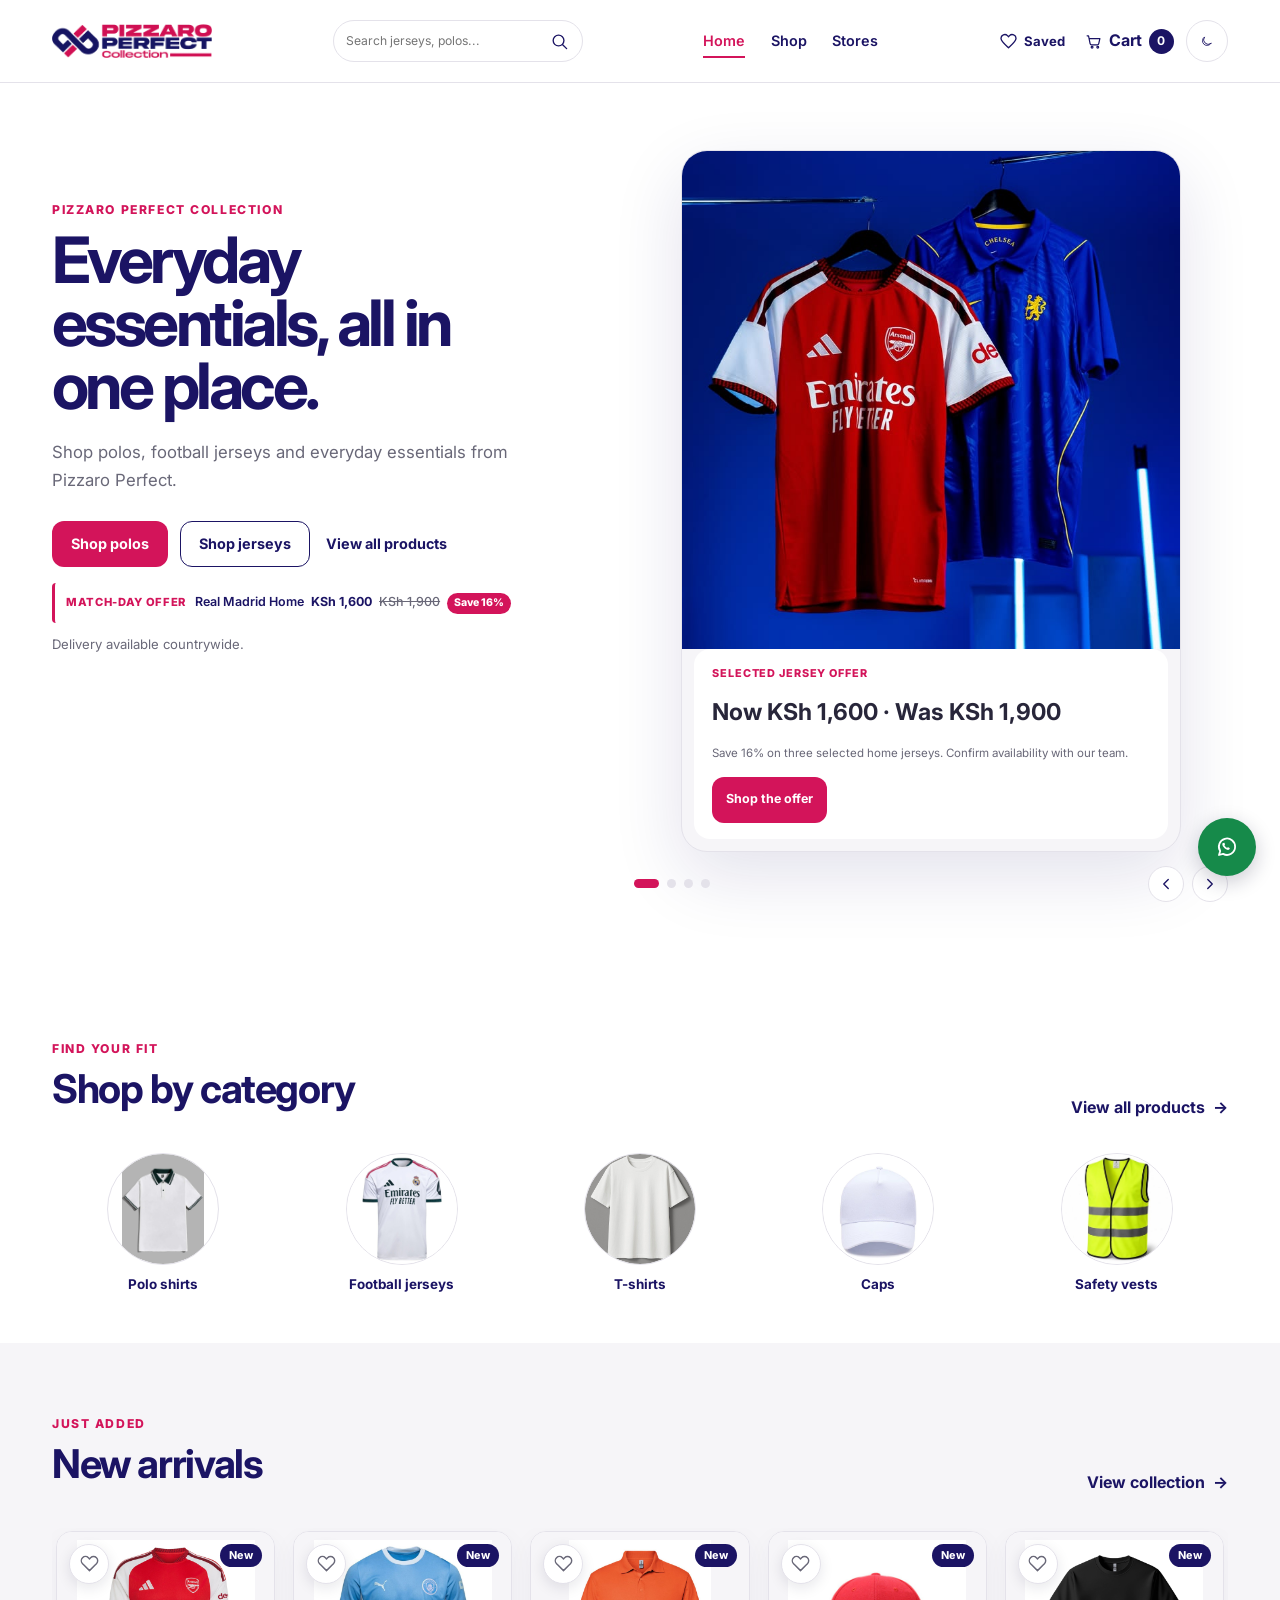
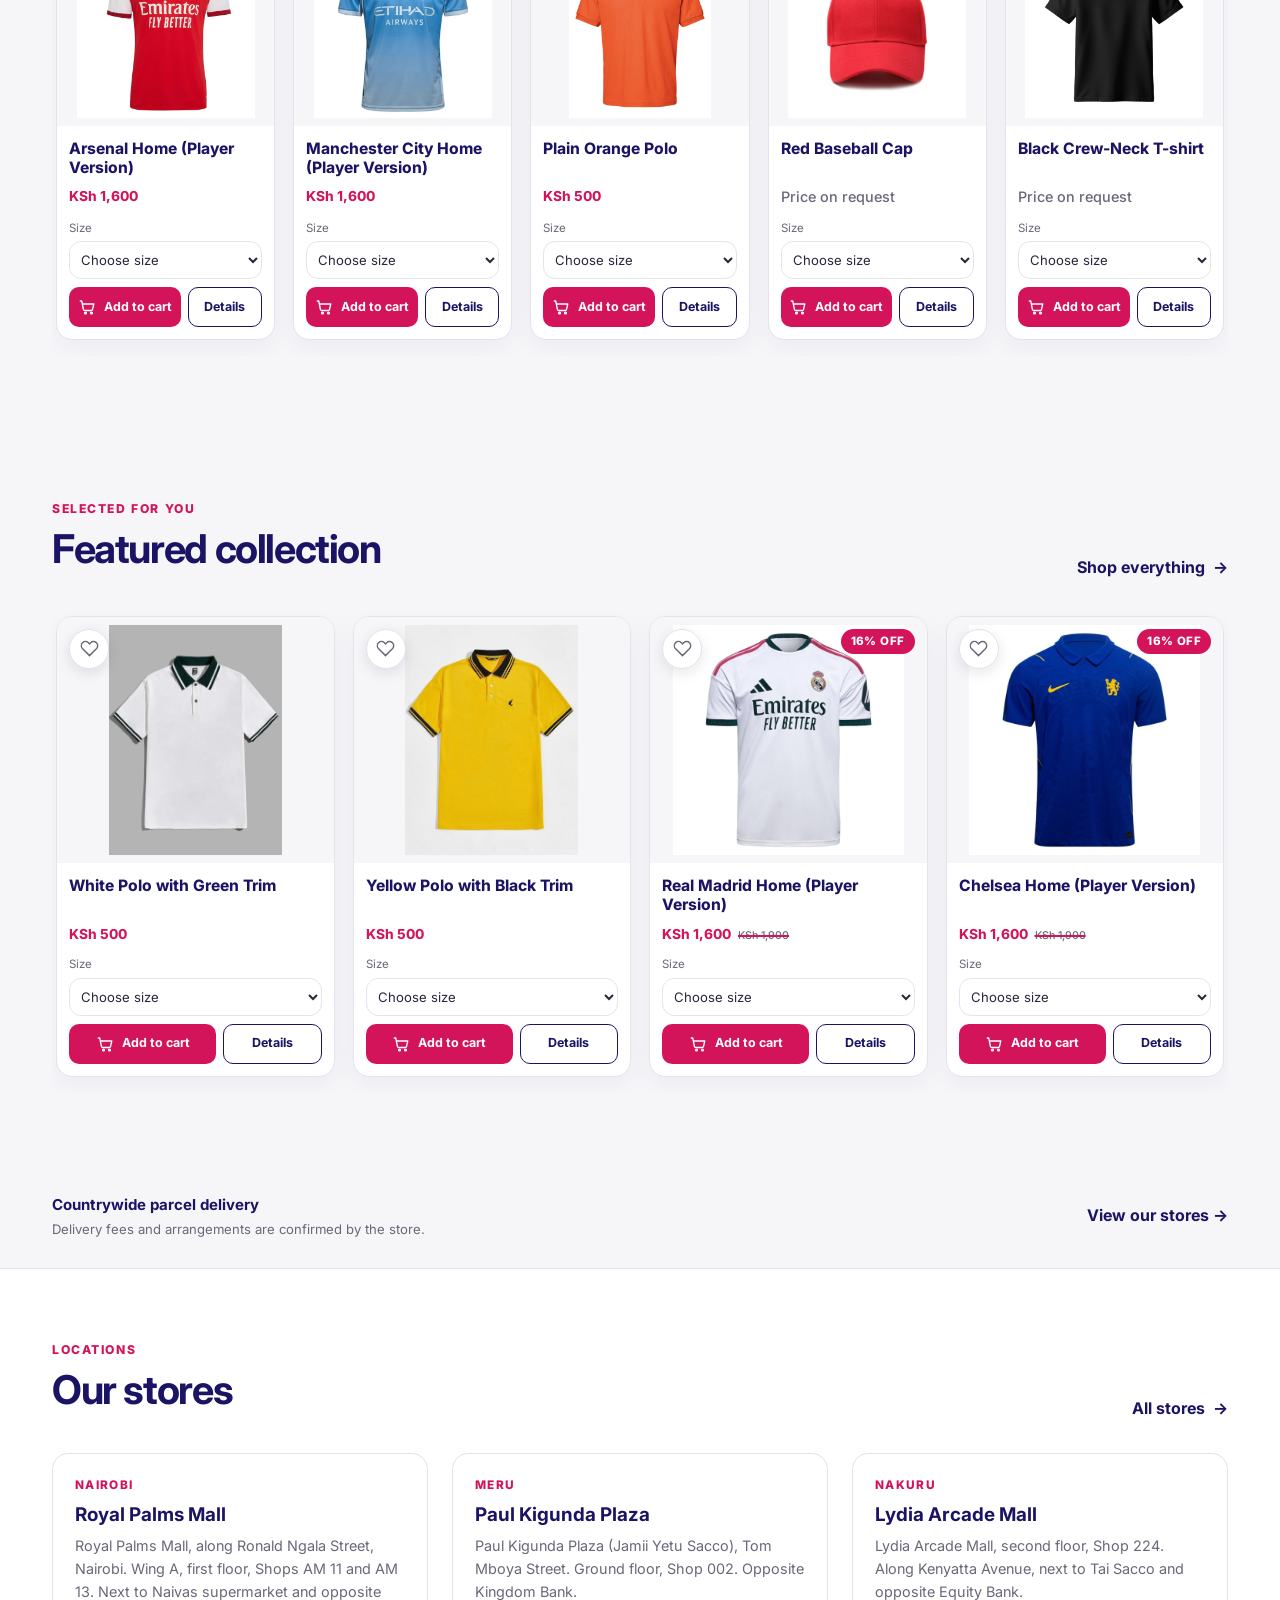
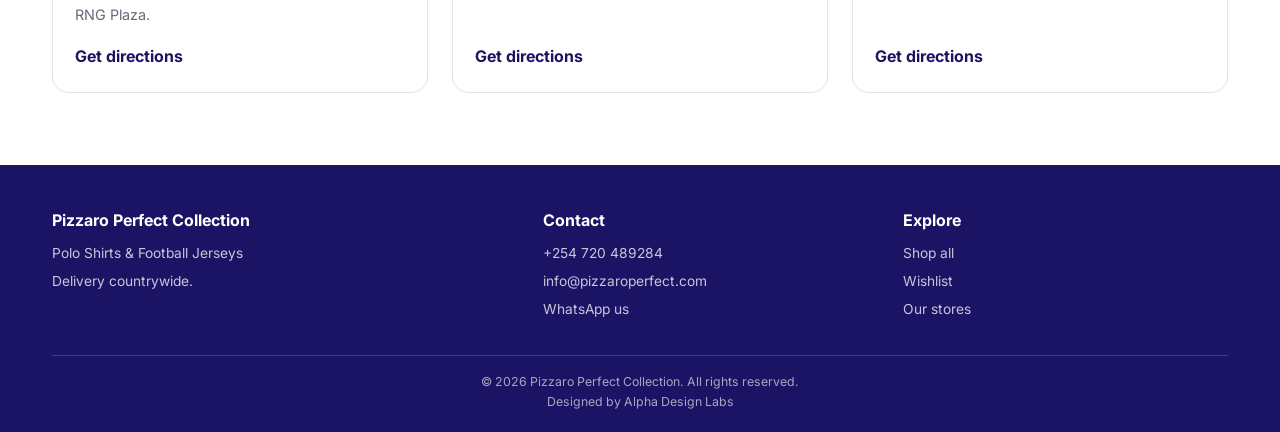
<file: index.html>
<!DOCTYPE html>
<html lang="en">
<head>
  <meta charset="UTF-8">
  <meta name="viewport" content="width=device-width, initial-scale=1.0">
  <meta name="description" content="Shop Pizzaro Perfect polo shirts and football jerseys. Order on WhatsApp with countrywide delivery.">
  <meta name="theme-color" content="#1B1464">
  <title>Pizzaro Perfect Collection | Clothing & Jerseys</title>
  <link rel="preconnect" href="https://fonts.googleapis.com">
  <link rel="preconnect" href="https://fonts.gstatic.com" crossorigin>
  <link href="https://fonts.googleapis.com/css2?family=Inter:wght@400;500;600;700;800&display=swap" rel="stylesheet">
  <script src="js/theme.js?v=20261102-10"></script>
  <link rel="stylesheet" href="css/style.css?v=20261102-21">
  <link rel="icon" type="image/svg+xml" href="images/favicon.svg">
</head>
<body>
  <a href="#main-content" class="skip-link">Skip to main content</a>
  <header class="site-header">
    <div class="header-content">
      <a href="index.html" class="site-title" aria-label="Pizzaro Perfect Home">
        <img src="images/logo-light.png" data-theme-logo data-light-src="images/logo-light.png" data-dark-src="images/logo-dark.png" alt="Pizzaro Perfect Collection" width="160" height="35">
      </a>
      <form class="header-search" data-global-search role="search">
        <label class="header-search-field"><span class="sr-only">Search the collection</span><input type="search" name="q" placeholder="Search jerseys, polos..." autocomplete="off"></label>
        <button type="submit" aria-label="Search products"><svg viewBox="0 0 24 24" aria-hidden="true"><circle cx="10.8" cy="10.8" r="6.8"/><path d="m16 16 5 5"/></svg></button>
      </form>
      <nav id="main-navigation" aria-label="Main navigation">
        <ul class="nav-menu">
          <li class="mobile-nav-search"><form class="header-search" data-global-search role="search"><label class="header-search-field"><span class="sr-only">Search the collection</span><input type="search" name="q" placeholder="Search jerseys, polos..." autocomplete="off"></label><button type="submit" aria-label="Search products"><svg viewBox="0 0 24 24" aria-hidden="true"><circle cx="10.8" cy="10.8" r="6.8"/><path d="m16 16 5 5"/></svg></button></form></li>
          <li><a href="index.html" class="nav-link" aria-current="page">Home</a></li>
          <li><a href="inventory.html" class="nav-link">Shop</a></li>
          <li><a href="location.html" class="nav-link">Stores</a></li>
        </ul>
      </nav>
      <div class="header-tools">
        <a class="wishlist-header" href="wishlist.html" aria-label="Open wishlist">
          <svg viewBox="0 0 24 24" aria-hidden="true"><path d="m12 20-1.4-1.3C5.6 14.2 2.5 11.4 2.5 8a4.8 4.8 0 0 1 8.2-3.4L12 5.9l1.3-1.3A4.8 4.8 0 0 1 21.5 8c0 3.4-3.1 6.2-8.1 10.7L12 20Z"/></svg><span>Saved</span><span class="wishlist-count" data-wishlist-count hidden>0</span>
        </a>
        <a class="cart-toggle" id="cart-toggle" href="cart.html" aria-label="Open cart">
          <svg class="cart-icon" viewBox="0 0 24 24" aria-hidden="true"><path d="M3 4h2l2.2 11.1a2 2 0 0 0 2 1.6h8.2a2 2 0 0 0 2-1.6L21 8H6"/><circle cx="10" cy="20" r="1.25"/><circle cx="18" cy="20" r="1.25"/></svg>
          <span>Cart</span><span id="cart-count" aria-live="polite">0</span>
        </a>
        <button type="button" class="theme-toggle" id="theme-toggle" aria-label="Switch to dark theme" aria-pressed="false" title="Switch to dark theme">
          <svg viewBox="0 0 24 24" aria-hidden="true"><path d="M20.4 15.5A8.5 8.5 0 0 1 8.5 3.6a8.6 8.6 0 1 0 11.9 11.9Z"/></svg>
        </button>
        <button class="nav-toggle" aria-expanded="false" aria-controls="main-navigation" aria-label="Toggle navigation menu">
          <svg width="22" height="22" viewBox="0 0 24 24" fill="none" stroke="currentColor" stroke-width="2" aria-hidden="true"><path d="M3 6h18M3 12h18M3 18h18"/></svg>
        </button>
      </div>
    </div>
  </header>

  <main id="main-content">
    <section class="hero" aria-labelledby="hero-title">
      <div class="container hero-grid">
        <div class="hero-content">
          <p class="hero-eyebrow">Pizzaro Perfect Collection</p>
          <h1 id="hero-title" class="hero-title">Everyday essentials, all in one place.</h1>
          <p class="hero-subtitle">Shop polos, football jerseys and everyday essentials from Pizzaro Perfect.</p>
          <div class="hero-actions">
            <a href="inventory.html?category=polo" class="btn btn-primary">Shop polos</a>
            <a href="inventory.html?category=football" class="btn btn-outline">Shop jerseys</a>
            <a href="inventory.html" class="hero-all-products">View all products</a>
          </div>
          <p class="hero-offer">
            <span class="hero-offer-label">Match-day offer</span>
            <a href="product.html?id=jersey-real-madrid-home">Real Madrid Home <strong>KSh 1,600</strong> <del>KSh 1,900</del> <span class="hero-offer-badge">Save 16%</span></a>
          </p>
          <p class="hero-delivery">Delivery available countrywide.</p>
        </div>
        <div class="hero-carousel" data-home-carousel aria-label="Featured products">
          <div class="hero-carousel-window">
            <div class="hero-carousel-track" data-carousel-track></div>
          </div>
          <div class="hero-carousel-controls">
            <div class="hero-carousel-dots" data-carousel-dots aria-label="Choose a featured product"></div>
            <div class="hero-carousel-arrows">
              <button type="button" data-carousel-prev aria-label="Previous featured product">
                <svg viewBox="0 0 24 24" aria-hidden="true"><path d="m15 18-6-6 6-6"/></svg>
              </button>
              <button type="button" data-carousel-next aria-label="Next featured product">
                <svg viewBox="0 0 24 24" aria-hidden="true"><path d="m9 18 6-6-6-6"/></svg>
              </button>
            </div>
          </div>
        </div>
      </div>
    </section>

    <section class="shop-categories-section" aria-labelledby="category-title">
      <div class="container">
        <header class="section-header section-header-row">
          <div>
            <p class="hero-eyebrow">Find your fit</p>
            <h2 id="category-title" class="section-title">Shop by category</h2>
          </div>
          <a href="inventory.html" class="text-link">View all products <span aria-hidden="true">→</span></a>
        </header>
        <nav class="category-card-grid" id="home-categories" aria-label="Shop by category"></nav>
      </div>
    </section>

    <section class="new-arrivals-section" aria-labelledby="new-arrivals-title">
      <div class="container">
        <header class="section-header section-header-row">
          <div>
            <p class="hero-eyebrow">Just added</p>
            <h2 id="new-arrivals-title" class="section-title">New arrivals</h2>
          </div>
          <a href="inventory.html" class="text-link">View collection <span aria-hidden="true">→</span></a>
        </header>
        <div class="product-grid product-grid-horizontal" id="new-arrivals" role="list" aria-label="New arrivals"></div>
      </div>
    </section>

    <section class="featured-collection" aria-labelledby="featured-title">
      <div class="container">
        <header class="section-header section-header-row">
          <div>
            <p class="hero-eyebrow">Selected for you</p>
            <h2 id="featured-title" class="section-title">Featured collection</h2>
          </div>
          <a href="inventory.html" class="text-link">Shop everything <span aria-hidden="true">→</span></a>
        </header>
        <div class="product-grid product-grid-horizontal" id="featured-products" role="list" aria-label="Featured products"></div>
      </div>
    </section>

    <section class="recently-viewed-section" id="home-recently-viewed-section" aria-labelledby="recently-viewed-title" hidden>
      <div class="container">
        <header class="section-header section-header-row">
          <div>
            <p class="hero-eyebrow">Pick up where you left off</p>
            <h2 id="recently-viewed-title" class="section-title">Recently viewed</h2>
          </div>
        </header>
        <div class="product-grid product-grid-horizontal" id="home-recently-viewed" role="list" aria-label="Recently viewed products"></div>
      </div>
    </section>

    <section class="delivery-strip delivery-benefits" aria-label="Delivery and payment">
      <div class="container">
        <p><strong>Countrywide parcel delivery</strong><span>Delivery fees and arrangements are confirmed by the store.</span></p>
        <a href="location.html">View our stores <span aria-hidden="true">→</span></a>
      </div>
    </section>

    <section class="branch-preview" aria-labelledby="branch-preview-title">
      <div class="container">
        <header class="section-header section-header-row">
          <div>
            <p class="hero-eyebrow">Locations</p>
            <h2 id="branch-preview-title" class="section-title">Our stores</h2>
          </div>
          <a href="location.html" class="text-link">All stores <span aria-hidden="true">→</span></a>
        </header>
        <div class="branch-grid" id="branch-preview-list"></div>
      </div>
    </section>
  </main>

  <footer class="site-footer">
    <div class="container">
      <div class="footer-content">
        <div class="footer-section">
          <h2 data-business-name>Pizzaro Perfect Collection</h2>
          <p data-business-tagline></p>
          <p data-delivery-summary></p>
        </div>
        <div class="footer-section">
          <h2>Contact</h2>
          <p><a href="" data-business-phone></a></p>
          <p><a href="" data-business-email></a></p>
          <p><a href="" data-contact-whatsapp target="_blank" rel="noopener noreferrer">WhatsApp us</a></p>
        </div>
        <div class="footer-section">
          <h2>Explore</h2>
          <p><a href="inventory.html">Shop all</a></p>
          <p><a href="wishlist.html">Wishlist</a></p>
          <p><a href="location.html">Our stores</a></p>
        </div>
      </div>
      <div class="footer-bottom">
        <p>&copy; <span data-current-year></span> Pizzaro Perfect Collection. All rights reserved.</p>
        <p class="designer-credit"><a href="https://wa.me/254758257345" target="_blank" rel="noopener noreferrer">Designed by Alpha Design Labs</a></p>
      </div>
    </div>
  </footer>
  <script src="js/config.js?v=20261102-10"></script>
  <script src="js/inventory.js?v=20261102-14"></script>
  <script src="js/app.js?v=20261102-14"></script>
  <script src="js/cart.js?v=20261102-14"></script>
</body>
</html>
</file>
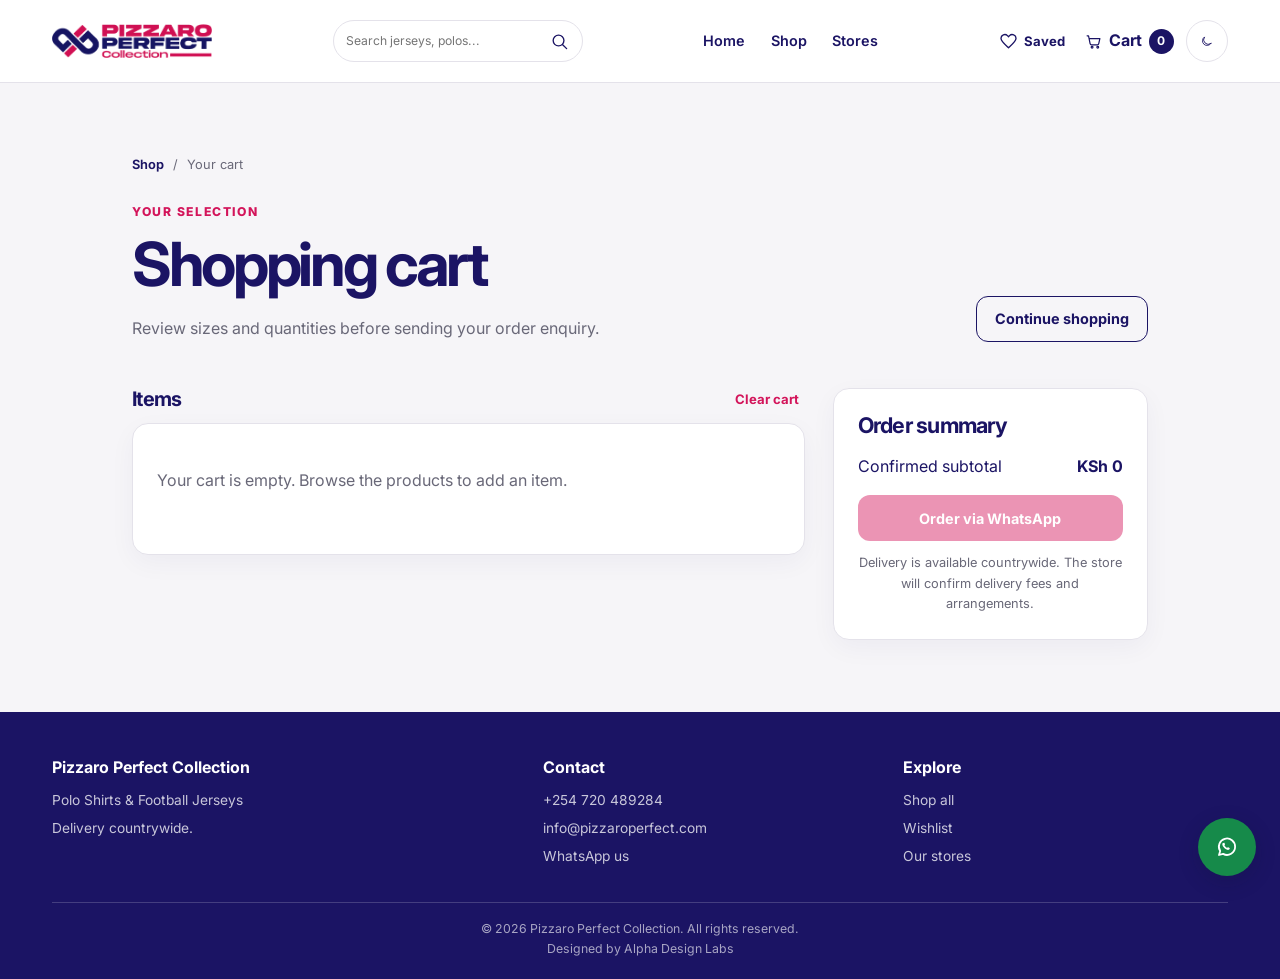
<file: cart.html>
<!DOCTYPE html>
<html lang="en">
<head>
  <meta charset="UTF-8">
  <meta name="viewport" content="width=device-width, initial-scale=1.0">
  <meta name="description" content="Review your Pizzaro Perfect items and send your order enquiry on WhatsApp.">
  <meta name="theme-color" content="#1B1464">
  <title>Your Cart | Pizzaro Perfect Collection</title>
  <link rel="preconnect" href="https://fonts.googleapis.com">
  <link rel="preconnect" href="https://fonts.gstatic.com" crossorigin>
  <link href="https://fonts.googleapis.com/css2?family=Inter:wght@400;500;600;700;800&display=swap" rel="stylesheet">
  <script src="js/theme.js?v=20261102-10"></script>
  <link rel="stylesheet" href="css/style.css?v=20261102-21">
  <link rel="icon" type="image/svg+xml" href="images/favicon.svg">
</head>
<body>
  <a href="#main-content" class="skip-link">Skip to main content</a>
  <header class="site-header">
    <div class="header-content">
      <a href="index.html" class="site-title" aria-label="Pizzaro Perfect Home">
        <img src="images/logo-light.png" data-theme-logo data-light-src="images/logo-light.png" data-dark-src="images/logo-dark.png" alt="Pizzaro Perfect Collection" width="160" height="35">
      </a>
      <form class="header-search" data-global-search role="search"><label class="header-search-field"><span class="sr-only">Search the collection</span><input type="search" name="q" placeholder="Search jerseys, polos..." autocomplete="off"></label><button type="submit" aria-label="Search products"><svg viewBox="0 0 24 24" aria-hidden="true"><circle cx="10.8" cy="10.8" r="6.8"/><path d="m16 16 5 5"/></svg></button></form>
      <nav id="main-navigation" aria-label="Main navigation">
        <ul class="nav-menu">
          <li class="mobile-nav-search"><form class="header-search" data-global-search role="search"><label class="header-search-field"><span class="sr-only">Search the collection</span><input type="search" name="q" placeholder="Search jerseys, polos..." autocomplete="off"></label><button type="submit" aria-label="Search products"><svg viewBox="0 0 24 24" aria-hidden="true"><circle cx="10.8" cy="10.8" r="6.8"/><path d="m16 16 5 5"/></svg></button></form></li>
          <li><a href="index.html" class="nav-link">Home</a></li>
          <li><a href="inventory.html" class="nav-link">Shop</a></li>
          <li><a href="location.html" class="nav-link">Stores</a></li>
        </ul>
      </nav>
      <div class="header-tools">
        <a class="wishlist-header" href="wishlist.html" aria-label="Open wishlist"><svg viewBox="0 0 24 24" aria-hidden="true"><path d="m12 20-1.4-1.3C5.6 14.2 2.5 11.4 2.5 8a4.8 4.8 0 0 1 8.2-3.4L12 5.9l1.3-1.3A4.8 4.8 0 0 1 21.5 8c0 3.4-3.1 6.2-8.1 10.7L12 20Z"/></svg><span>Saved</span><span class="wishlist-count" data-wishlist-count hidden>0</span></a>
        <a class="cart-toggle" id="cart-toggle" href="cart.html" aria-label="Open cart" aria-current="page">
          <svg class="cart-icon" viewBox="0 0 24 24" aria-hidden="true"><path d="M3 4h2l2.2 11.1a2 2 0 0 0 2 1.6h8.2a2 2 0 0 0 2-1.6L21 8H6"/><circle cx="10" cy="20" r="1.25"/><circle cx="18" cy="20" r="1.25"/></svg>
          <span>Cart</span><span id="cart-count" aria-live="polite">0</span>
        </a>
        <button type="button" class="theme-toggle" id="theme-toggle" aria-label="Switch to dark theme" aria-pressed="false" title="Switch to dark theme">
          <svg viewBox="0 0 24 24" aria-hidden="true"><path d="M20.4 15.5A8.5 8.5 0 0 1 8.5 3.6a8.6 8.6 0 1 0 11.9 11.9Z"/></svg>
        </button>
        <button class="nav-toggle" aria-expanded="false" aria-controls="main-navigation" aria-label="Toggle navigation menu">
          <svg width="22" height="22" viewBox="0 0 24 24" fill="none" stroke="currentColor" stroke-width="2" aria-hidden="true"><path d="M3 6h18M3 12h18M3 18h18"/></svg>
        </button>
      </div>
    </div>
  </header>

  <main id="main-content">
    <section class="cart-page-section" aria-labelledby="cart-title">
      <div class="container cart-page-container">
        <nav class="breadcrumb" aria-label="Breadcrumb">
          <a href="inventory.html">Shop</a>
          <span aria-hidden="true">/</span>
          <span aria-current="page">Your cart</span>
        </nav>
        <header class="cart-page-heading">
          <div>
            <p class="hero-eyebrow">Your selection</p>
            <h1 id="cart-title">Shopping cart</h1>
            <p>Review sizes and quantities before sending your order enquiry.</p>
          </div>
          <a href="inventory.html" class="btn btn-outline">Continue shopping</a>
        </header>
        <p class="cart-status" id="cart-status" role="status" aria-live="polite"></p>
        <div class="cart-page-layout">
          <div class="cart-items-column">
            <div class="cart-list-tools"><h2>Items</h2><button type="button" class="text-link" data-cart-clear>Clear cart</button></div>
            <div class="cart-lines" id="cart-lines" role="list" aria-label="Items in your cart"></div>
          </div>
          <aside class="cart-summary" aria-labelledby="cart-summary-title">
            <h2 id="cart-summary-title">Order summary</h2>
            <p class="cart-summary-total"><span>Confirmed subtotal</span><strong id="cart-subtotal">KSh 0</strong></p>
            <p class="cart-disclaimer" id="cart-price-notice">Items awaiting price confirmation are not included in this subtotal.</p>
            <a class="btn btn-primary cart-order" id="cart-order" href="" target="_blank" rel="noopener noreferrer">Order via WhatsApp</a>
            <p class="cart-delivery-note">Delivery is available countrywide. The store will confirm delivery fees and arrangements.</p>
          </aside>
        </div>
      </div>
    </section>
  </main>

  <footer class="site-footer">
    <div class="container">
      <div class="footer-content">
        <div class="footer-section">
          <h2 data-business-name>Pizzaro Perfect Collection</h2>
          <p data-business-tagline></p>
          <p data-delivery-summary></p>
        </div>
        <div class="footer-section">
          <h2>Contact</h2>
          <p><a href="" data-business-phone></a></p>
          <p><a href="" data-business-email></a></p>
          <p><a href="" data-contact-whatsapp target="_blank" rel="noopener noreferrer">WhatsApp us</a></p>
        </div>
        <div class="footer-section">
          <h2>Explore</h2>
          <p><a href="inventory.html">Shop all</a></p>
          <p><a href="wishlist.html">Wishlist</a></p>
          <p><a href="location.html">Our stores</a></p>
        </div>
      </div>
      <div class="footer-bottom">
        <p>&copy; <span data-current-year></span> Pizzaro Perfect Collection. All rights reserved.</p>
        <p class="designer-credit"><a href="https://wa.me/254758257345" target="_blank" rel="noopener noreferrer">Designed by Alpha Design Labs</a></p>
      </div>
    </div>
  </footer>
  <script src="js/config.js?v=20261102-10"></script>
  <script src="js/inventory.js?v=20261102-14"></script>
  <script src="js/app.js?v=20261102-14"></script>
  <script src="js/cart.js?v=20261102-14"></script>
</body>
</html>
</file>
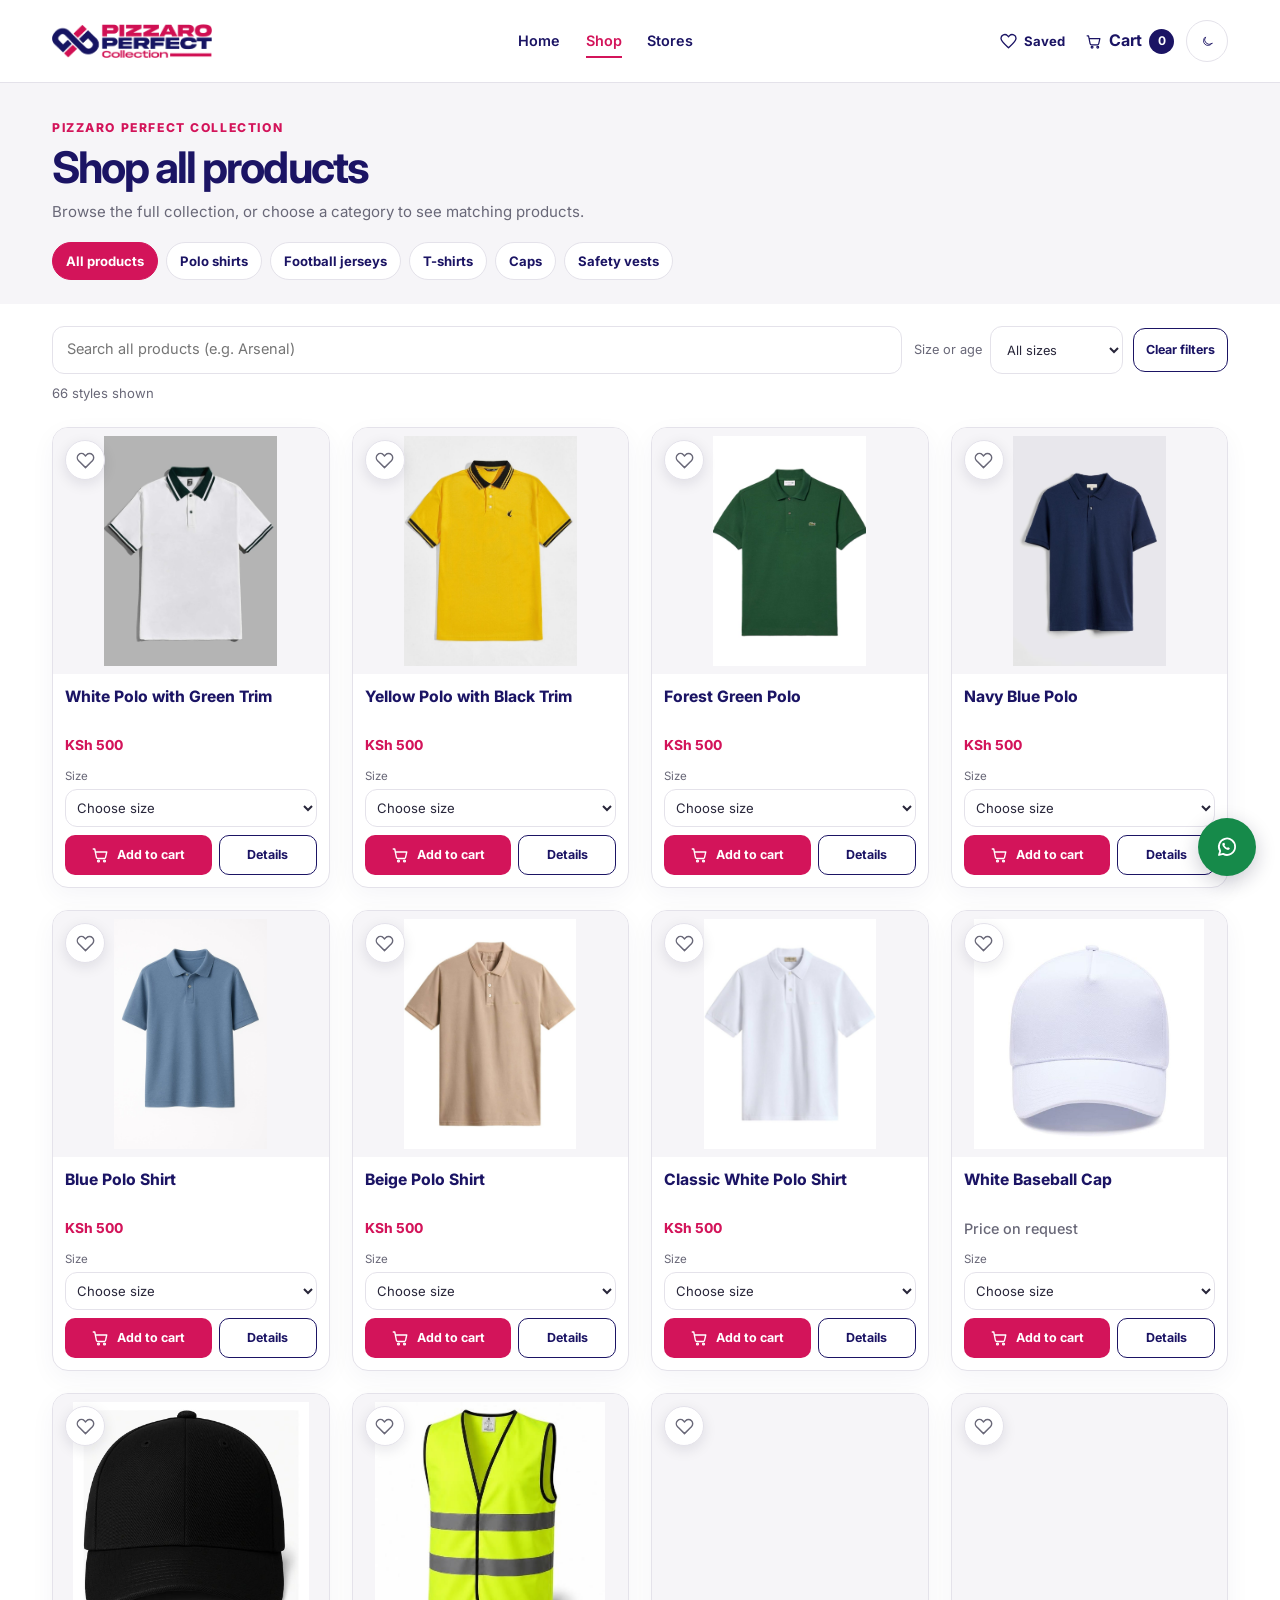
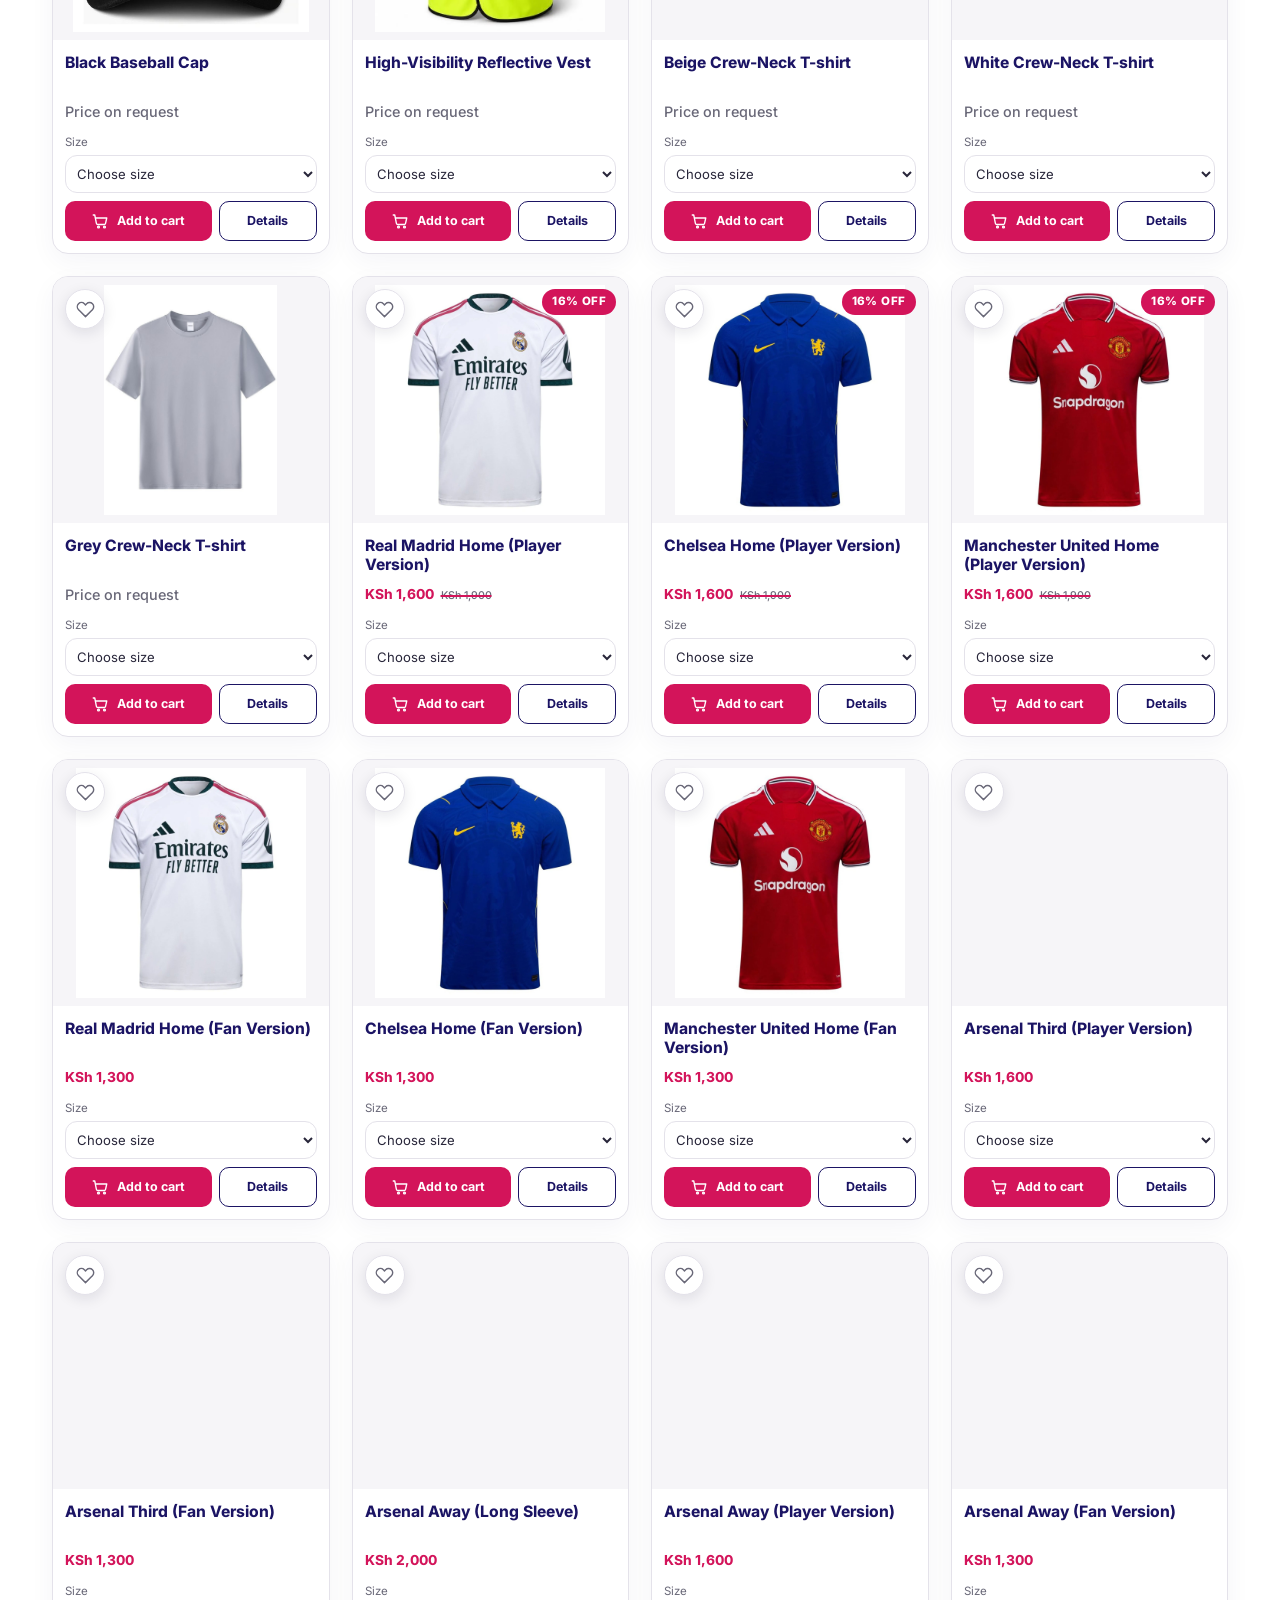
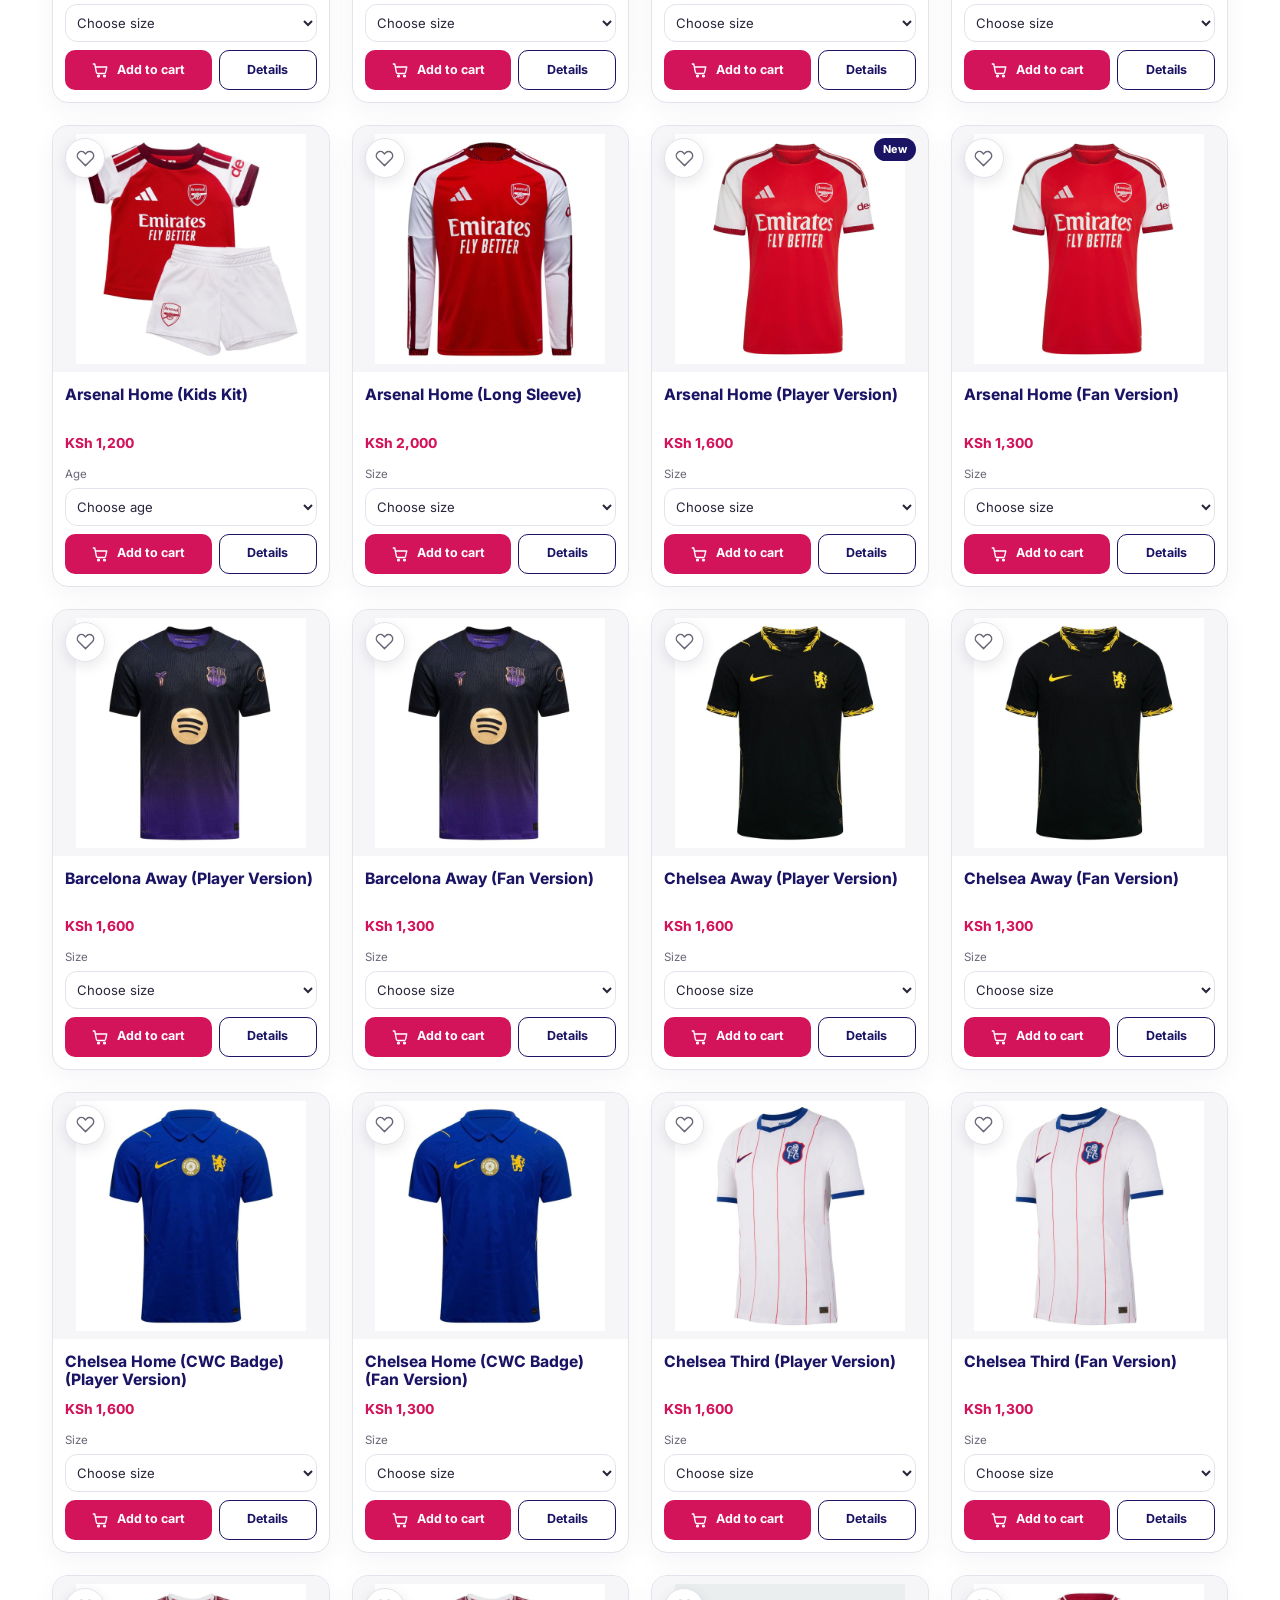
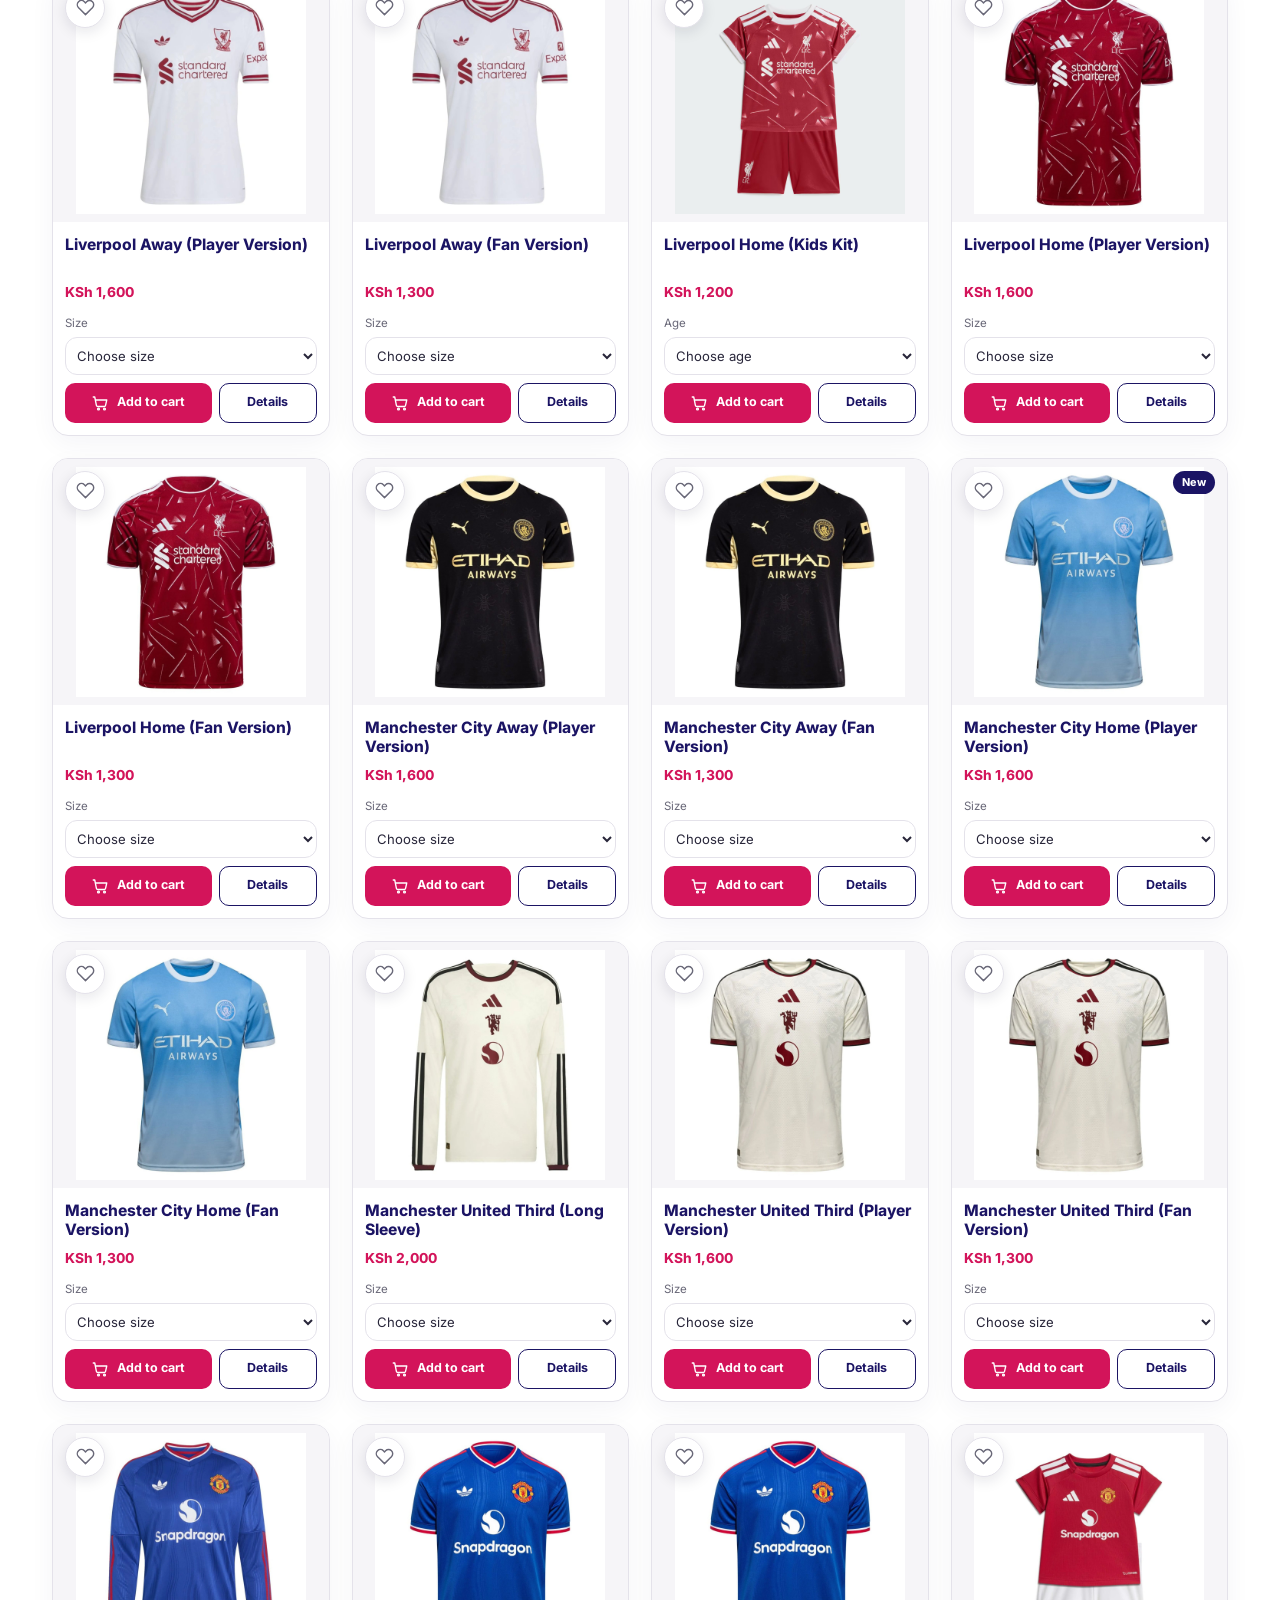
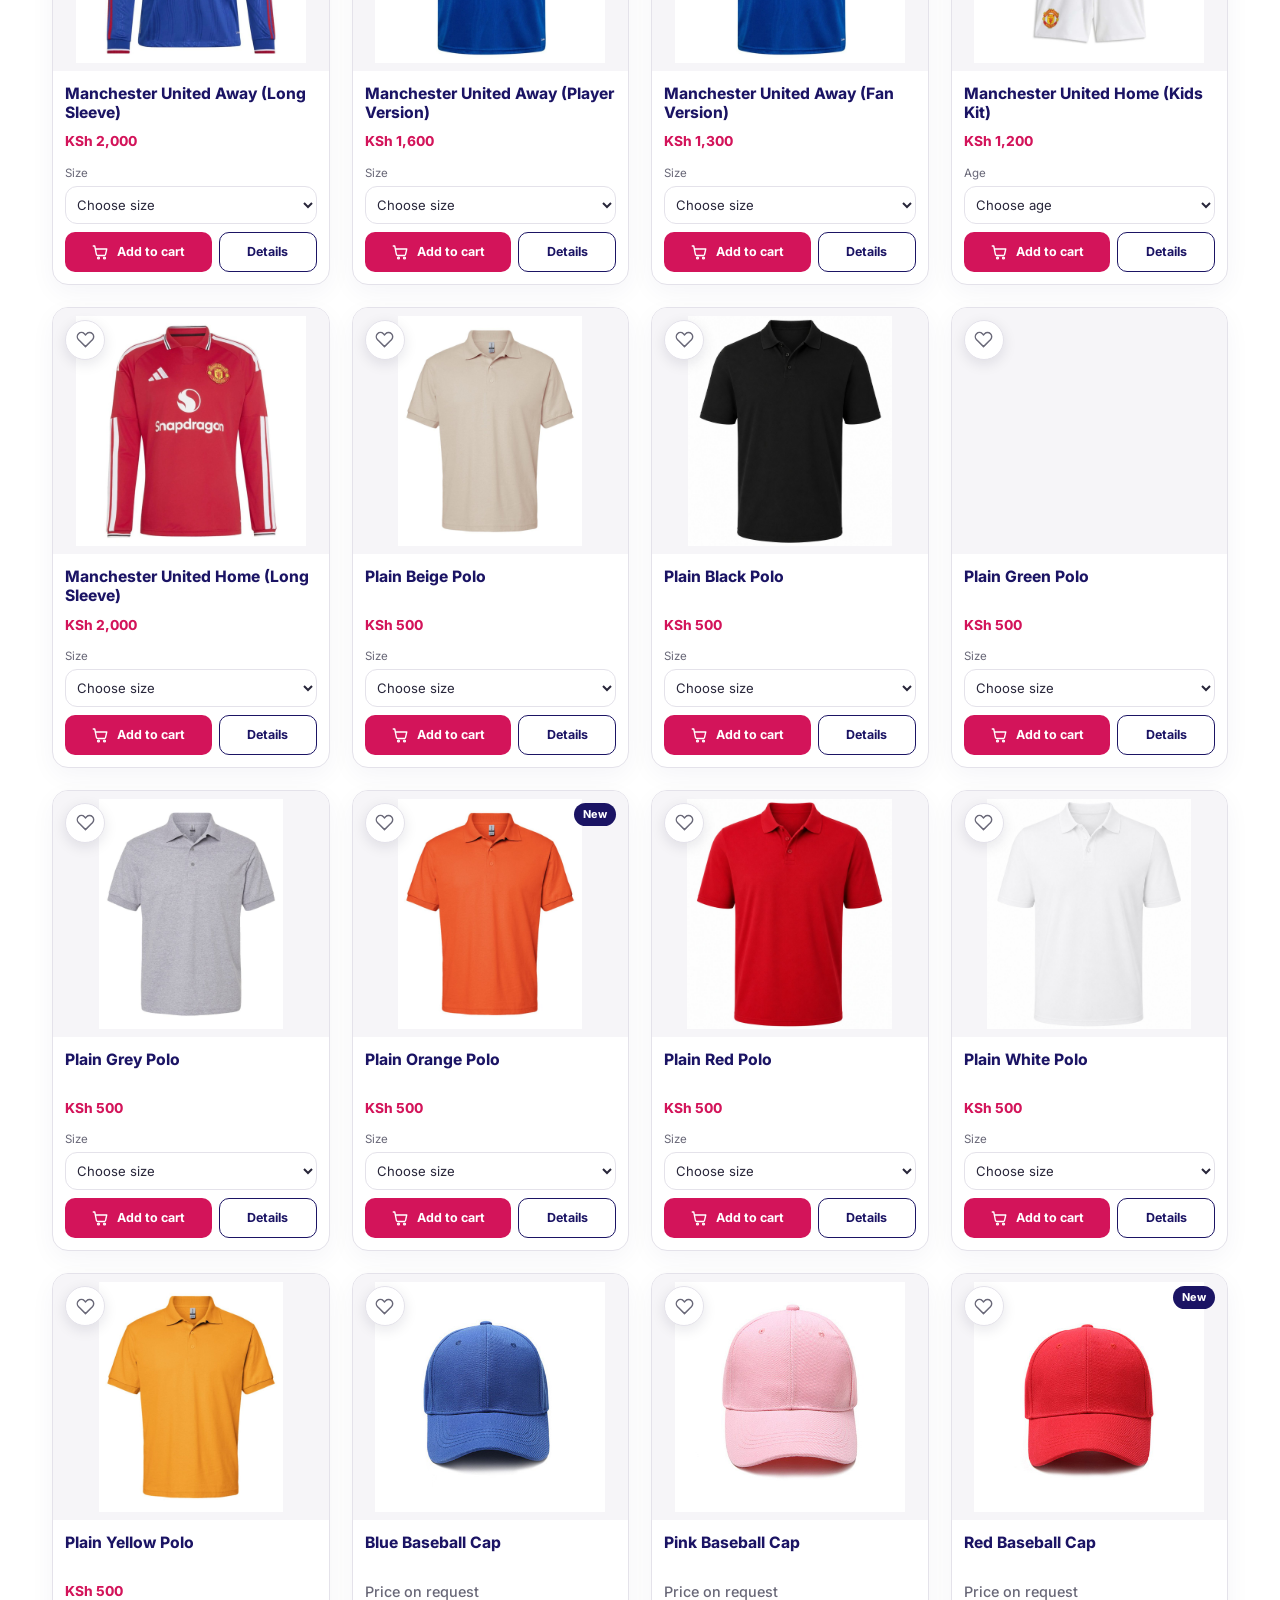
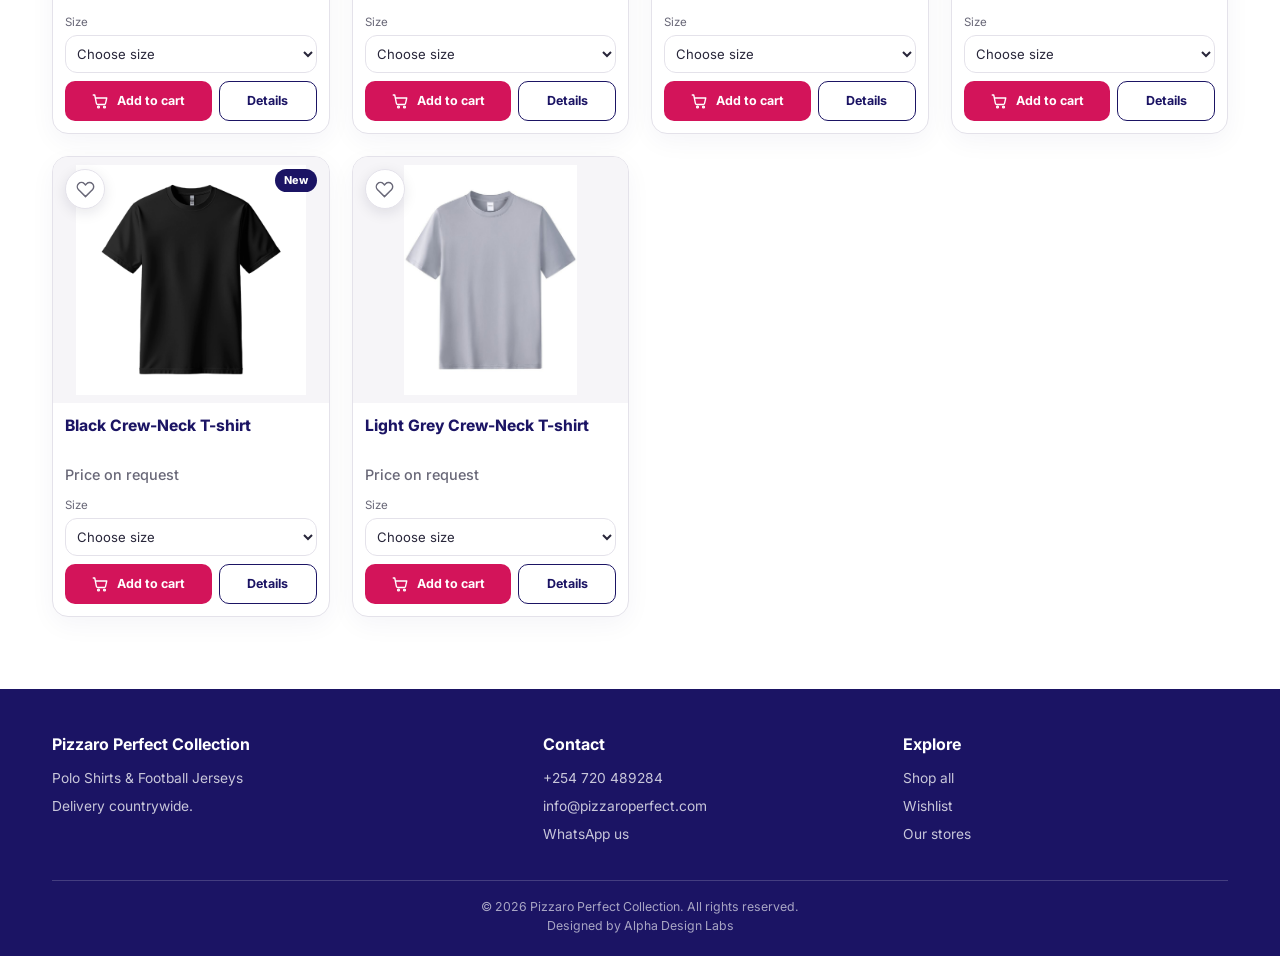
<file: inventory.html>
<!DOCTYPE html>
<html lang="en">
<head>
  <meta charset="UTF-8">
  <meta name="viewport" content="width=device-width, initial-scale=1.0">
  <meta name="description" content="Browse Pizzaro Perfect polo shirts and football jerseys. Search, filter and add items to your WhatsApp order.">
  <meta name="theme-color" content="#1B1464">
  <title>Shop the Collection | Pizzaro Perfect</title>
  <link rel="preconnect" href="https://fonts.googleapis.com">
  <link rel="preconnect" href="https://fonts.gstatic.com" crossorigin>
  <link href="https://fonts.googleapis.com/css2?family=Inter:wght@400;500;600;700;800&display=swap" rel="stylesheet">
  <script src="js/theme.js?v=20261102-10"></script>
  <link rel="stylesheet" href="css/style.css?v=20261102-21">
  <link rel="icon" type="image/svg+xml" href="images/favicon.svg">
</head>
<body class="inventory-page">
  <a href="#main-content" class="skip-link">Skip to main content</a>
  <header class="site-header">
    <div class="header-content">
      <a href="index.html" class="site-title" aria-label="Pizzaro Perfect Home">
        <img src="images/logo-light.png" data-theme-logo data-light-src="images/logo-light.png" data-dark-src="images/logo-dark.png" alt="Pizzaro Perfect Collection" width="160" height="35">
      </a>
      <form class="header-search" data-global-search role="search">
        <label class="header-search-field"><span class="sr-only">Search the collection</span><input type="search" name="q" placeholder="Search jerseys, polos..." autocomplete="off"></label>
        <button type="submit" aria-label="Search products"><svg viewBox="0 0 24 24" aria-hidden="true"><circle cx="10.8" cy="10.8" r="6.8"/><path d="m16 16 5 5"/></svg></button>
      </form>
      <nav id="main-navigation" aria-label="Main navigation">
        <ul class="nav-menu">
          <li class="mobile-nav-search"><form class="header-search" data-global-search role="search"><label class="header-search-field"><span class="sr-only">Search the collection</span><input type="search" name="q" placeholder="Search jerseys, polos..." autocomplete="off"></label><button type="submit" aria-label="Search products"><svg viewBox="0 0 24 24" aria-hidden="true"><circle cx="10.8" cy="10.8" r="6.8"/><path d="m16 16 5 5"/></svg></button></form></li>
          <li><a href="index.html" class="nav-link">Home</a></li>
          <li><a href="inventory.html" class="nav-link" aria-current="page">Shop</a></li>
          <li><a href="location.html" class="nav-link">Stores</a></li>
        </ul>
      </nav>
      <div class="header-tools">
        <a class="wishlist-header" href="wishlist.html" aria-label="Open wishlist">
          <svg viewBox="0 0 24 24" aria-hidden="true"><path d="m12 20-1.4-1.3C5.6 14.2 2.5 11.4 2.5 8a4.8 4.8 0 0 1 8.2-3.4L12 5.9l1.3-1.3A4.8 4.8 0 0 1 21.5 8c0 3.4-3.1 6.2-8.1 10.7L12 20Z"/></svg><span>Saved</span><span class="wishlist-count" data-wishlist-count hidden>0</span>
        </a>
        <a class="cart-toggle" id="cart-toggle" href="cart.html" aria-label="Open cart">
          <svg class="cart-icon" viewBox="0 0 24 24" aria-hidden="true"><path d="M3 4h2l2.2 11.1a2 2 0 0 0 2 1.6h8.2a2 2 0 0 0 2-1.6L21 8H6"/><circle cx="10" cy="20" r="1.25"/><circle cx="18" cy="20" r="1.25"/></svg>
          <span>Cart</span><span id="cart-count" aria-live="polite">0</span>
        </a>
        <button type="button" class="theme-toggle" id="theme-toggle" aria-label="Switch to dark theme" aria-pressed="false" title="Switch to dark theme">
          <svg viewBox="0 0 24 24" aria-hidden="true"><path d="M20.4 15.5A8.5 8.5 0 0 1 8.5 3.6a8.6 8.6 0 1 0 11.9 11.9Z"/></svg>
        </button>
        <button class="nav-toggle" aria-expanded="false" aria-controls="main-navigation" aria-label="Toggle navigation menu">
          <svg width="22" height="22" viewBox="0 0 24 24" fill="none" stroke="currentColor" stroke-width="2" aria-hidden="true"><path d="M3 6h18M3 12h18M3 18h18"/></svg>
        </button>
      </div>
    </div>
  </header>

  <main id="main-content">
    <section class="page-header inventory-page-header">
      <div class="container">
        <p class="hero-eyebrow">Pizzaro Perfect Collection</p>
        <h1 id="inventory-title">Shop all products</h1>
        <p id="inventory-intro">Browse the full collection, or choose a category to see matching products.</p>
        <nav class="inventory-category-links" aria-label="Product categories">
          <a href="inventory.html" data-inventory-category="all">All products</a>
          <a href="inventory.html?category=polo" data-inventory-category="polo">Polo shirts</a>
          <a href="inventory.html?category=football" data-inventory-category="football">Football jerseys</a>
          <a href="inventory.html?category=t-shirt" data-inventory-category="t-shirt">T-shirts</a>
          <a href="inventory.html?category=caps" data-inventory-category="caps">Caps</a>
          <a href="inventory.html?category=vest" data-inventory-category="vest">Safety vests</a>
        </nav>
      </div>
    </section>

    <section class="inventory-section" aria-labelledby="catalogue-title">
      <div class="container">
        <h2 class="sr-only" id="catalogue-title">Product catalogue</h2>
        <div class="inventory-filters" role="search" aria-label="Product filters">
          <label class="sr-only" for="product-search">Search products</label>
          <input type="search" id="product-search" placeholder="Search all products (e.g. Arsenal)" autocomplete="off">
          <label class="size-filter-label" for="size-filter">Size or age
            <select id="size-filter" aria-label="Filter by size or age">
              <option value="">All sizes</option>
              <option value="S">S</option><option value="M">M</option><option value="L">L</option>
              <option value="XL">XL</option><option value="XXL">XXL</option><option value="One size">One size</option>
              <option value="2-3 years">2-3 years</option><option value="4-5 years">4-5 years</option>
              <option value="6-7 years">6-7 years</option><option value="8-9 years">8-9 years</option>
              <option value="10-11 years">10-11 years</option><option value="12-13 years">12-13 years</option>
            </select>
          </label>
          <button type="button" class="btn btn-outline clear-filters" id="clear-filters">Clear filters</button>
        </div>
        <p class="catalogue-status" id="catalogue-status" aria-live="polite"></p>
        <div class="catalogue-loading" id="catalogue-loading" role="status" aria-live="polite">
          <span class="image-loading-spinner" aria-hidden="true"></span>
          <span class="image-loading-brand">Pizzaro Perfect</span>
          <span>Loading your collection</span>
        </div>
        <div class="product-grid" id="product-grid" role="list" aria-label="Product catalogue" aria-busy="true" hidden></div>
      </div>
    </section>

  </main>

  <footer class="site-footer">
    <div class="container">
      <div class="footer-content">
        <div class="footer-section">
          <h2 data-business-name>Pizzaro Perfect Collection</h2>
          <p data-business-tagline></p>
          <p data-delivery-summary></p>
        </div>
        <div class="footer-section">
          <h2>Contact</h2>
          <p><a href="" data-business-phone></a></p>
          <p><a href="" data-business-email></a></p>
          <p><a href="" data-contact-whatsapp target="_blank" rel="noopener noreferrer">WhatsApp us</a></p>
        </div>
        <div class="footer-section">
          <h2>Explore</h2>
          <p><a href="inventory.html">Shop all</a></p>
          <p><a href="wishlist.html">Wishlist</a></p>
          <p><a href="location.html">Our stores</a></p>
        </div>
      </div>
      <div class="footer-bottom">
        <p>&copy; <span data-current-year></span> Pizzaro Perfect Collection. All rights reserved.</p>
        <p class="designer-credit"><a href="https://wa.me/254758257345" target="_blank" rel="noopener noreferrer">Designed by Alpha Design Labs</a></p>
      </div>
    </div>
  </footer>
  <script src="js/config.js?v=20261102-10"></script>
  <script src="js/inventory.js?v=20261102-14"></script>
  <script src="js/app.js?v=20261102-14"></script>
  <script src="js/cart.js?v=20261102-14"></script>
</body>
</html>
</file>
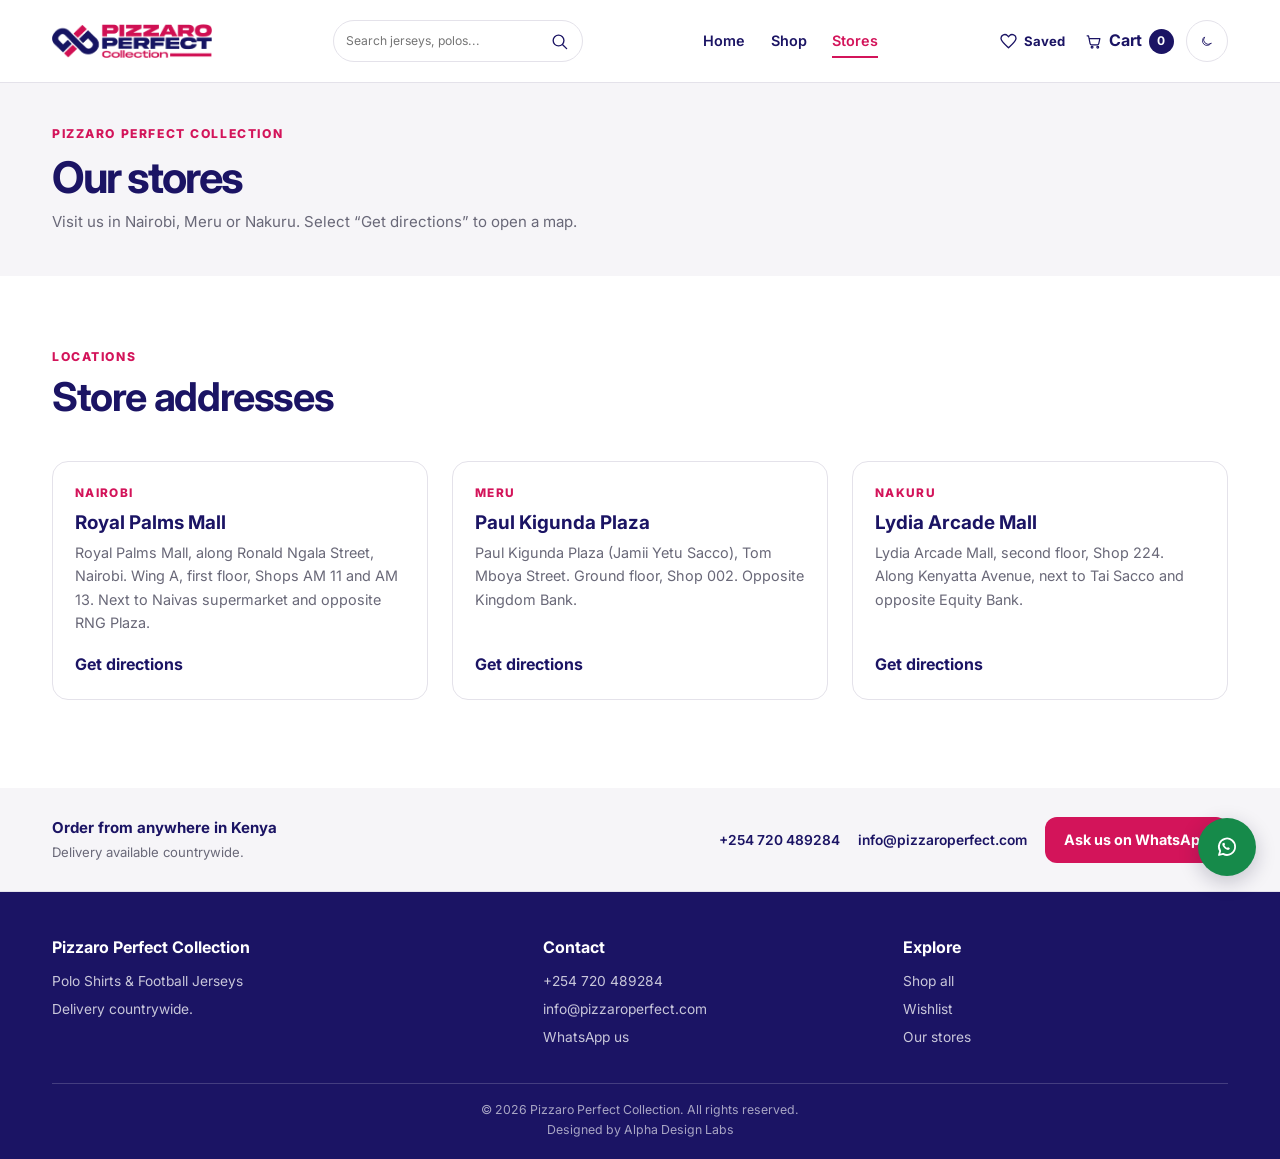
<file: location.html>
<!DOCTYPE html>
<html lang="en">
<head>
  <meta charset="UTF-8">
  <meta name="viewport" content="width=device-width, initial-scale=1.0">
  <meta name="description" content="Find Pizzaro Perfect stores in Nairobi, Meru and Nakuru. Get directions or contact us about your order.">
  <meta name="theme-color" content="#1B1464">
  <title>Our Stores | Pizzaro Perfect Collection</title>
  <link rel="preconnect" href="https://fonts.googleapis.com">
  <link rel="preconnect" href="https://fonts.gstatic.com" crossorigin>
  <link href="https://fonts.googleapis.com/css2?family=Inter:wght@400;500;600;700;800&display=swap" rel="stylesheet">
  <script src="js/theme.js?v=20261102-10"></script>
  <link rel="stylesheet" href="css/style.css?v=20261102-21">
  <link rel="icon" type="image/svg+xml" href="images/favicon.svg">
</head>
<body>
  <a href="#main-content" class="skip-link">Skip to main content</a>
  <header class="site-header">
    <div class="header-content">
      <a href="index.html" class="site-title" aria-label="Pizzaro Perfect Home">
        <img src="images/logo-light.png" data-theme-logo data-light-src="images/logo-light.png" data-dark-src="images/logo-dark.png" alt="Pizzaro Perfect Collection" width="160" height="35">
      </a>
      <form class="header-search" data-global-search role="search"><label class="header-search-field"><span class="sr-only">Search the collection</span><input type="search" name="q" placeholder="Search jerseys, polos..." autocomplete="off"></label><button type="submit" aria-label="Search products"><svg viewBox="0 0 24 24" aria-hidden="true"><circle cx="10.8" cy="10.8" r="6.8"/><path d="m16 16 5 5"/></svg></button></form>
      <nav id="main-navigation" aria-label="Main navigation">
        <ul class="nav-menu">
          <li class="mobile-nav-search"><form class="header-search" data-global-search role="search"><label class="header-search-field"><span class="sr-only">Search the collection</span><input type="search" name="q" placeholder="Search jerseys, polos..." autocomplete="off"></label><button type="submit" aria-label="Search products"><svg viewBox="0 0 24 24" aria-hidden="true"><circle cx="10.8" cy="10.8" r="6.8"/><path d="m16 16 5 5"/></svg></button></form></li>
          <li><a href="index.html" class="nav-link">Home</a></li>
          <li><a href="inventory.html" class="nav-link">Shop</a></li>
          <li><a href="location.html" class="nav-link" aria-current="page">Stores</a></li>
        </ul>
      </nav>
      <div class="header-tools">
        <a class="wishlist-header" href="wishlist.html" aria-label="Open wishlist"><svg viewBox="0 0 24 24" aria-hidden="true"><path d="m12 20-1.4-1.3C5.6 14.2 2.5 11.4 2.5 8a4.8 4.8 0 0 1 8.2-3.4L12 5.9l1.3-1.3A4.8 4.8 0 0 1 21.5 8c0 3.4-3.1 6.2-8.1 10.7L12 20Z"/></svg><span>Saved</span><span class="wishlist-count" data-wishlist-count hidden>0</span></a>
        <a class="cart-toggle" id="cart-toggle" href="cart.html" aria-label="Open cart">
          <svg class="cart-icon" viewBox="0 0 24 24" aria-hidden="true"><path d="M3 4h2l2.2 11.1a2 2 0 0 0 2 1.6h8.2a2 2 0 0 0 2-1.6L21 8H6"/><circle cx="10" cy="20" r="1.25"/><circle cx="18" cy="20" r="1.25"/></svg>
          <span>Cart</span><span id="cart-count" aria-live="polite">0</span>
        </a>
        <button type="button" class="theme-toggle" id="theme-toggle" aria-label="Switch to dark theme" aria-pressed="false" title="Switch to dark theme">
          <svg viewBox="0 0 24 24" aria-hidden="true"><path d="M20.4 15.5A8.5 8.5 0 0 1 8.5 3.6a8.6 8.6 0 1 0 11.9 11.9Z"/></svg>
        </button>
        <button class="nav-toggle" aria-expanded="false" aria-controls="main-navigation" aria-label="Toggle navigation menu">
          <svg width="22" height="22" viewBox="0 0 24 24" fill="none" stroke="currentColor" stroke-width="2" aria-hidden="true"><path d="M3 6h18M3 12h18M3 18h18"/></svg>
        </button>
      </div>
    </div>
  </header>

  <main id="main-content">
    <section class="page-header">
      <div class="container">
        <p class="hero-eyebrow">Pizzaro Perfect Collection</p>
        <h1>Our stores</h1>
        <p>Visit us in Nairobi, Meru or Nakuru. Select “Get directions” to open a map.</p>
      </div>
    </section>

    <section class="location-section" aria-labelledby="locations-title">
      <div class="container">
        <header class="section-header section-header-row">
          <div>
            <p class="hero-eyebrow">Locations</p>
            <h2 id="locations-title" class="section-title">Store addresses</h2>
          </div>
        </header>
        <div class="branch-grid branch-grid-full" id="store-list"></div>
      </div>
    </section>

    <section class="delivery-strip delivery-strip-section" aria-label="Delivery">
      <div class="container">
        <p><strong>Order from anywhere in Kenya</strong><span>Delivery available countrywide.</span></p>
        <div class="contact-quick">
          <a href="" data-business-phone></a>
          <a href="" data-business-email></a>
          <a href="" id="location-whatsapp" class="btn btn-primary" target="_blank" rel="noopener noreferrer">Ask us on WhatsApp</a>
        </div>
      </div>
    </section>
  </main>

  <footer class="site-footer">
    <div class="container">
      <div class="footer-content">
        <div class="footer-section">
          <h2 data-business-name>Pizzaro Perfect Collection</h2>
          <p data-business-tagline></p>
          <p data-delivery-summary></p>
        </div>
        <div class="footer-section">
          <h2>Contact</h2>
          <p><a href="" data-business-phone></a></p>
          <p><a href="" data-business-email></a></p>
          <p><a href="" data-contact-whatsapp target="_blank" rel="noopener noreferrer">WhatsApp us</a></p>
        </div>
        <div class="footer-section">
          <h2>Explore</h2>
          <p><a href="inventory.html">Shop all</a></p>
          <p><a href="wishlist.html">Wishlist</a></p>
          <p><a href="location.html">Our stores</a></p>
        </div>
      </div>
      <div class="footer-bottom">
        <p>&copy; <span data-current-year></span> Pizzaro Perfect Collection. All rights reserved.</p>
        <p class="designer-credit"><a href="https://wa.me/254758257345" target="_blank" rel="noopener noreferrer">Designed by Alpha Design Labs</a></p>
      </div>
    </div>
  </footer>
  <script src="js/config.js?v=20261102-10"></script>
  <script src="js/inventory.js?v=20261102-14"></script>
  <script src="js/app.js?v=20261102-14"></script>
  <script src="js/cart.js?v=20261102-14"></script>
</body>
</html>
</file>
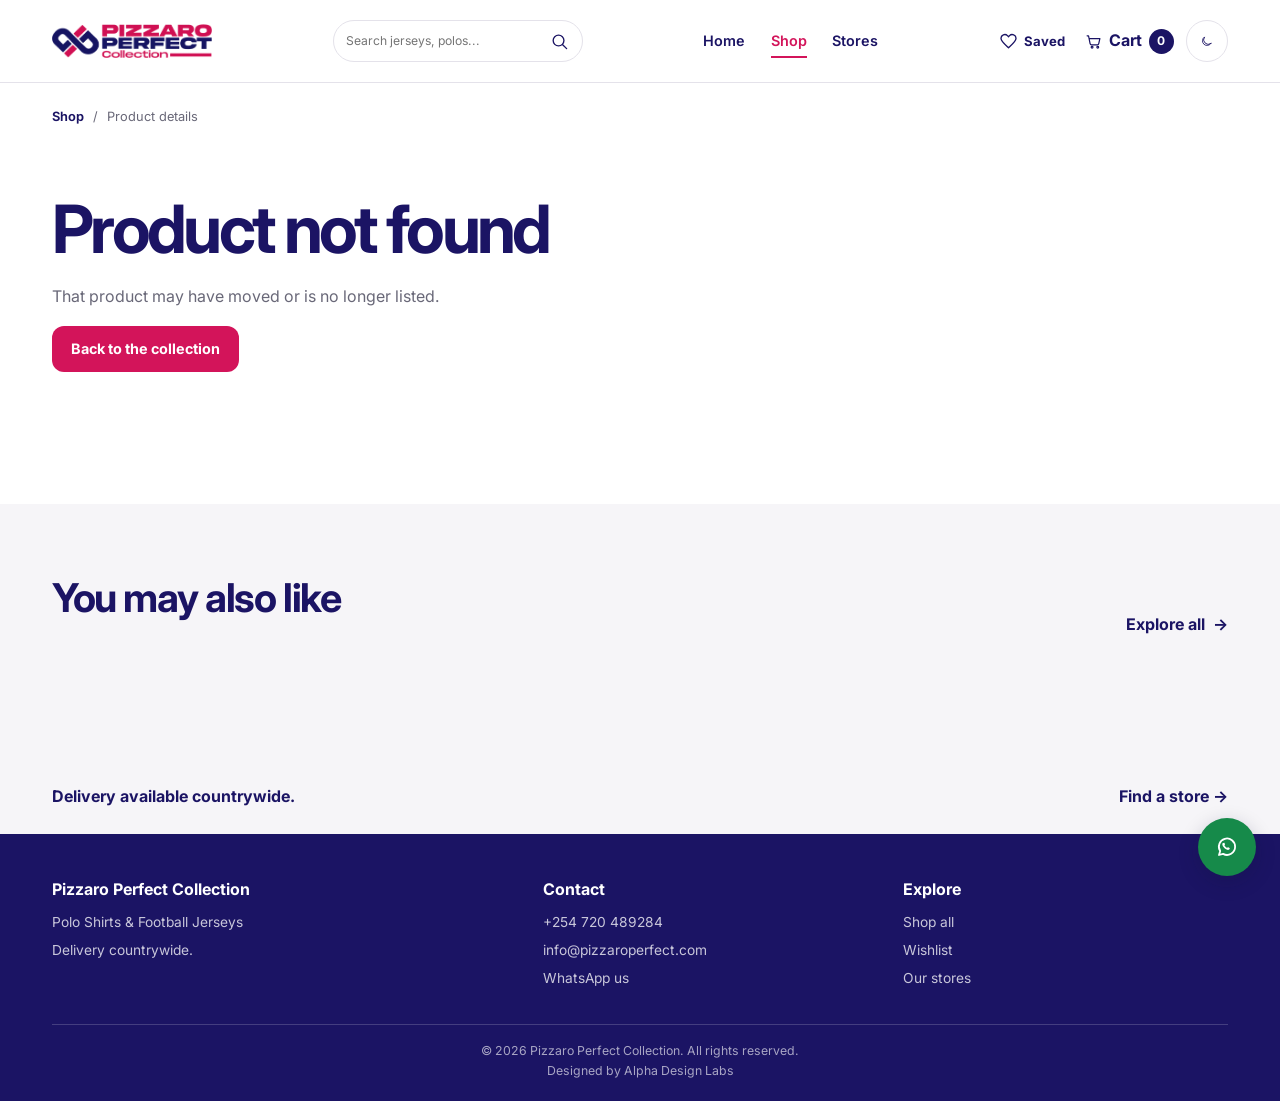
<file: product.html>
<!DOCTYPE html>
<html lang="en">
<head>
  <meta charset="UTF-8">
  <meta name="viewport" content="width=device-width, initial-scale=1.0">
  <meta name="description" content="View product details, choose a size and enquire about Pizzaro Perfect clothing on WhatsApp.">
  <meta name="theme-color" content="#1B1464">
  <title>Product | Pizzaro Perfect Collection</title>
  <link rel="preconnect" href="https://fonts.googleapis.com">
  <link rel="preconnect" href="https://fonts.gstatic.com" crossorigin>
  <link href="https://fonts.googleapis.com/css2?family=Inter:wght@400;500;600;700;800&display=swap" rel="stylesheet">
  <script src="js/theme.js?v=20261102-10"></script>
  <link rel="stylesheet" href="css/style.css?v=20261102-21">
  <link rel="icon" type="image/svg+xml" href="images/favicon.svg">
</head>
<body>
  <a href="#main-content" class="skip-link">Skip to main content</a>
  <header class="site-header">
    <div class="header-content">
      <a href="index.html" class="site-title" aria-label="Pizzaro Perfect Home">
        <img src="images/logo-light.png" data-theme-logo data-light-src="images/logo-light.png" data-dark-src="images/logo-dark.png" alt="Pizzaro Perfect Collection" width="160" height="35">
      </a>
      <form class="header-search" data-global-search role="search"><label class="header-search-field"><span class="sr-only">Search the collection</span><input type="search" name="q" placeholder="Search jerseys, polos..." autocomplete="off"></label><button type="submit" aria-label="Search products"><svg viewBox="0 0 24 24" aria-hidden="true"><circle cx="10.8" cy="10.8" r="6.8"/><path d="m16 16 5 5"/></svg></button></form>
      <nav id="main-navigation" aria-label="Main navigation">
        <ul class="nav-menu">
          <li class="mobile-nav-search"><form class="header-search" data-global-search role="search"><label class="header-search-field"><span class="sr-only">Search the collection</span><input type="search" name="q" placeholder="Search jerseys, polos..." autocomplete="off"></label><button type="submit" aria-label="Search products"><svg viewBox="0 0 24 24" aria-hidden="true"><circle cx="10.8" cy="10.8" r="6.8"/><path d="m16 16 5 5"/></svg></button></form></li>
          <li><a href="index.html" class="nav-link">Home</a></li>
          <li><a href="inventory.html" class="nav-link" aria-current="page">Shop</a></li>
          <li><a href="location.html" class="nav-link">Stores</a></li>
        </ul>
      </nav>
      <div class="header-tools">
        <a class="wishlist-header" href="wishlist.html" aria-label="Open wishlist"><svg viewBox="0 0 24 24" aria-hidden="true"><path d="m12 20-1.4-1.3C5.6 14.2 2.5 11.4 2.5 8a4.8 4.8 0 0 1 8.2-3.4L12 5.9l1.3-1.3A4.8 4.8 0 0 1 21.5 8c0 3.4-3.1 6.2-8.1 10.7L12 20Z"/></svg><span>Saved</span><span class="wishlist-count" data-wishlist-count hidden>0</span></a>
        <a class="cart-toggle" id="cart-toggle" href="cart.html" aria-label="Open cart">
          <svg class="cart-icon" viewBox="0 0 24 24" aria-hidden="true"><path d="M3 4h2l2.2 11.1a2 2 0 0 0 2 1.6h8.2a2 2 0 0 0 2-1.6L21 8H6"/><circle cx="10" cy="20" r="1.25"/><circle cx="18" cy="20" r="1.25"/></svg>
          <span>Cart</span><span id="cart-count" aria-live="polite">0</span>
        </a>
        <button type="button" class="theme-toggle" id="theme-toggle" aria-label="Switch to dark theme" aria-pressed="false" title="Switch to dark theme">
          <svg viewBox="0 0 24 24" aria-hidden="true"><path d="M20.4 15.5A8.5 8.5 0 0 1 8.5 3.6a8.6 8.6 0 1 0 11.9 11.9Z"/></svg>
        </button>
        <button class="nav-toggle" aria-expanded="false" aria-controls="main-navigation" aria-label="Toggle navigation menu">
          <svg width="22" height="22" viewBox="0 0 24 24" fill="none" stroke="currentColor" stroke-width="2" aria-hidden="true"><path d="M3 6h18M3 12h18M3 18h18"/></svg>
        </button>
      </div>
    </div>
  </header>
  <main id="main-content">
    <section class="product-detail-section">
      <div class="container">
        <nav class="breadcrumb" aria-label="Breadcrumb">
          <a href="inventory.html">Shop</a>
          <span aria-hidden="true">/</span>
          <span id="breadcrumb-product">Product details</span>
        </nav>
        <div class="product-detail" id="product-detail" aria-live="polite"></div>
      </div>
    </section>
    <section class="related-products-section" aria-labelledby="related-products-title">
      <div class="container">
        <header class="section-header section-header-row"><h2 id="related-products-title">You may also like</h2><a href="inventory.html" class="text-link">Explore all <span aria-hidden="true">→</span></a></header>
        <div class="product-grid product-grid-horizontal" id="related-products" role="list" aria-label="Related products"></div>
      </div>
    </section>
    <section class="recently-viewed-section" aria-labelledby="recently-viewed-title" hidden>
      <div class="container">
        <header class="section-header section-header-row"><h2 id="recently-viewed-title">Recently viewed</h2></header>
        <div class="product-grid product-grid-horizontal" id="recently-viewed" role="list" aria-label="Recently viewed products"></div>
      </div>
    </section>
    <section class="product-detail-delivery">
      <div class="container">
        <p><strong>Delivery available countrywide.</strong></p>
        <a href="location.html">Find a store <span aria-hidden="true">→</span></a>
      </div>
    </section>
  </main>
  <footer class="site-footer">
    <div class="container">
      <div class="footer-content">
        <div class="footer-section"><h2 data-business-name>Pizzaro Perfect Collection</h2><p data-business-tagline></p><p data-delivery-summary></p></div>
        <div class="footer-section"><h2>Contact</h2><p><a href="" data-business-phone></a></p><p><a href="" data-business-email></a></p><p><a href="" data-contact-whatsapp target="_blank" rel="noopener noreferrer">WhatsApp us</a></p></div>
        <div class="footer-section"><h2>Explore</h2><p><a href="inventory.html">Shop all</a></p><p><a href="wishlist.html">Wishlist</a></p><p><a href="location.html">Our stores</a></p></div>
      </div>
      <div class="footer-bottom">
        <p>&copy; <span data-current-year></span> Pizzaro Perfect Collection. All rights reserved.</p>
        <p class="designer-credit"><a href="https://wa.me/254758257345" target="_blank" rel="noopener noreferrer">Designed by Alpha Design Labs</a></p>
      </div>
    </div>
  </footer>
  <script src="js/config.js?v=20261102-10"></script>
  <script src="js/inventory.js?v=20261102-14"></script>
  <script src="js/app.js?v=20261102-14"></script>
  <script src="js/cart.js?v=20261102-14"></script>
</body>
</html>
</file>
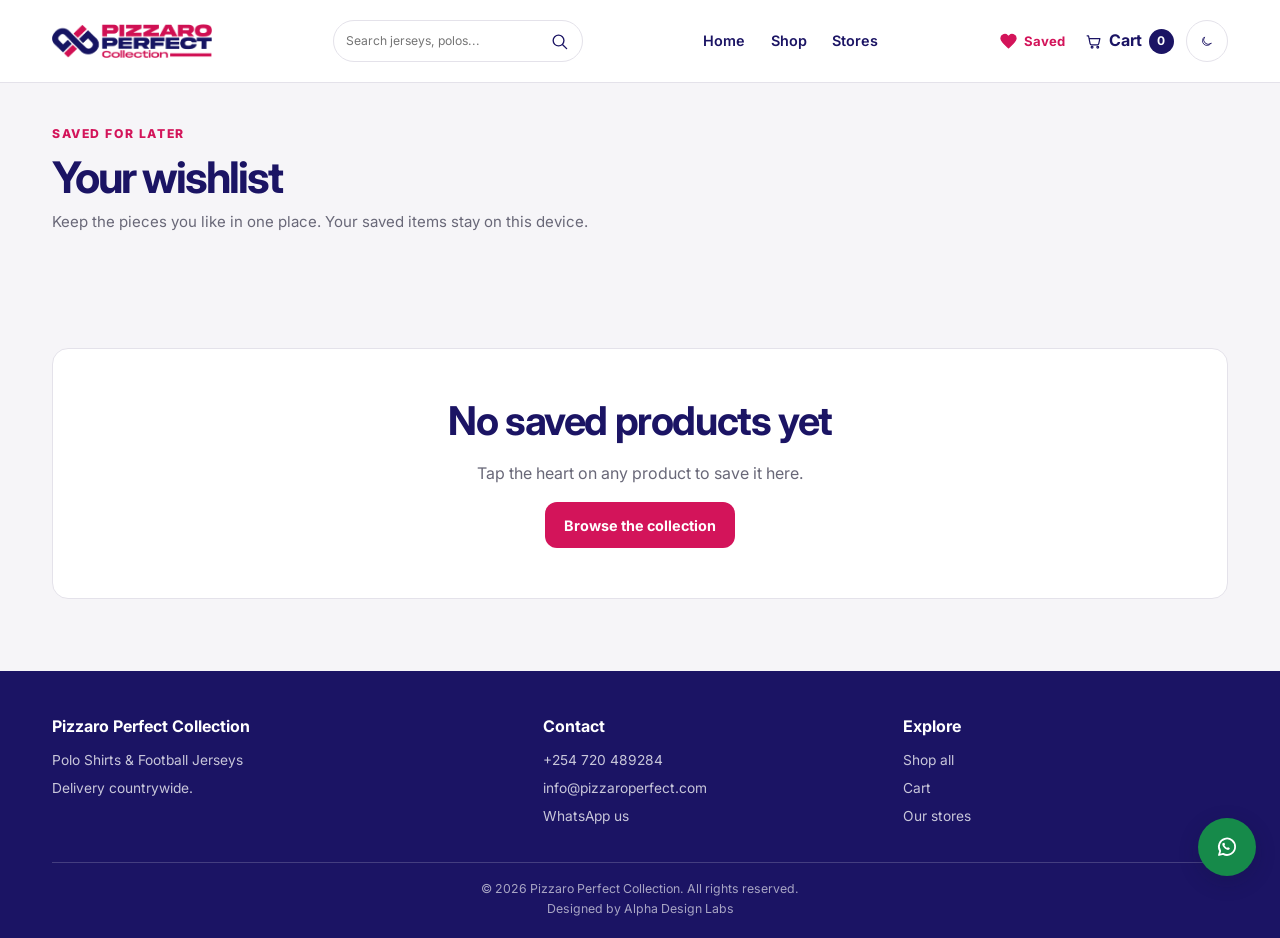
<file: wishlist.html>
<!DOCTYPE html>
<html lang="en">
<head>
  <meta charset="UTF-8">
  <meta name="viewport" content="width=device-width, initial-scale=1.0">
  <meta name="description" content="View and manage your saved Pizzaro Perfect products.">
  <meta name="theme-color" content="#1B1464">
  <title>Your Wishlist | Pizzaro Perfect Collection</title>
  <link rel="preconnect" href="https://fonts.googleapis.com">
  <link rel="preconnect" href="https://fonts.gstatic.com" crossorigin>
  <link href="https://fonts.googleapis.com/css2?family=Inter:wght@400;500;600;700;800&display=swap" rel="stylesheet">
  <script src="js/theme.js?v=20261102-10"></script>
  <link rel="stylesheet" href="css/style.css?v=20261102-21">
  <link rel="icon" type="image/svg+xml" href="images/favicon.svg">
</head>
<body>
  <a href="#main-content" class="skip-link">Skip to main content</a>
  <header class="site-header">
    <div class="header-content">
      <a href="index.html" class="site-title" aria-label="Pizzaro Perfect Home"><img src="images/logo-light.png" data-theme-logo data-light-src="images/logo-light.png" data-dark-src="images/logo-dark.png" alt="Pizzaro Perfect Collection" width="160" height="35"></a>
      <form class="header-search" data-global-search role="search"><label class="header-search-field"><span class="sr-only">Search the collection</span><input type="search" name="q" placeholder="Search jerseys, polos..." autocomplete="off"></label><button type="submit" aria-label="Search products"><svg viewBox="0 0 24 24" aria-hidden="true"><circle cx="10.8" cy="10.8" r="6.8"/><path d="m16 16 5 5"/></svg></button></form>
      <nav id="main-navigation" aria-label="Main navigation">
        <ul class="nav-menu">
          <li class="mobile-nav-search"><form class="header-search" data-global-search role="search"><label class="header-search-field"><span class="sr-only">Search the collection</span><input type="search" name="q" placeholder="Search jerseys, polos..." autocomplete="off"></label><button type="submit" aria-label="Search products"><svg viewBox="0 0 24 24" aria-hidden="true"><circle cx="10.8" cy="10.8" r="6.8"/><path d="m16 16 5 5"/></svg></button></form></li>
          <li><a href="index.html" class="nav-link">Home</a></li><li><a href="inventory.html" class="nav-link">Shop</a></li><li><a href="location.html" class="nav-link">Stores</a></li>
        </ul>
      </nav>
      <div class="header-tools">
        <a class="wishlist-header" href="wishlist.html" aria-label="Open wishlist" aria-current="page"><svg viewBox="0 0 24 24" aria-hidden="true"><path d="m12 20-1.4-1.3C5.6 14.2 2.5 11.4 2.5 8a4.8 4.8 0 0 1 8.2-3.4L12 5.9l1.3-1.3A4.8 4.8 0 0 1 21.5 8c0 3.4-3.1 6.2-8.1 10.7L12 20Z"/></svg><span>Saved</span><span class="wishlist-count" data-wishlist-count hidden>0</span></a>
        <a class="cart-toggle" id="cart-toggle" href="cart.html" aria-label="Open cart"><svg class="cart-icon" viewBox="0 0 24 24" aria-hidden="true"><path d="M3 4h2l2.2 11.1a2 2 0 0 0 2 1.6h8.2a2 2 0 0 0 2-1.6L21 8H6"/><circle cx="10" cy="20" r="1.25"/><circle cx="18" cy="20" r="1.25"/></svg><span>Cart</span><span id="cart-count" aria-live="polite">0</span></a>
        <button type="button" class="theme-toggle" id="theme-toggle" aria-label="Switch to dark theme" aria-pressed="false" title="Switch to dark theme"><svg viewBox="0 0 24 24" aria-hidden="true"><path d="M20.4 15.5A8.5 8.5 0 0 1 8.5 3.6a8.6 8.6 0 1 0 11.9 11.9Z"/></svg></button>
        <button class="nav-toggle" aria-expanded="false" aria-controls="main-navigation" aria-label="Toggle navigation menu"><svg width="22" height="22" viewBox="0 0 24 24" fill="none" stroke="currentColor" stroke-width="2" aria-hidden="true"><path d="M3 6h18M3 12h18M3 18h18"/></svg></button>
      </div>
    </div>
  </header>
  <main id="main-content">
    <section class="page-header">
      <div class="container"><p class="hero-eyebrow">Saved for later</p><h1>Your wishlist</h1><p>Keep the pieces you like in one place. Your saved items stay on this device.</p></div>
    </section>
    <section class="wishlist-page-section">
      <div class="container">
        <div class="wishlist-empty" id="wishlist-empty" hidden><h2>No saved products yet</h2><p>Tap the heart on any product to save it here.</p><a class="btn btn-primary" href="inventory.html">Browse the collection</a></div>
        <div class="product-grid" id="wishlist-products" role="list" aria-label="Saved products" hidden></div>
      </div>
    </section>
  </main>
  <footer class="site-footer"><div class="container"><div class="footer-content"><div class="footer-section"><h2 data-business-name>Pizzaro Perfect Collection</h2><p data-business-tagline></p><p data-delivery-summary></p></div><div class="footer-section"><h2>Contact</h2><p><a href="" data-business-phone></a></p><p><a href="" data-business-email></a></p><p><a href="" data-contact-whatsapp target="_blank" rel="noopener noreferrer">WhatsApp us</a></p></div><div class="footer-section"><h2>Explore</h2><p><a href="inventory.html">Shop all</a></p><p><a href="cart.html">Cart</a></p><p><a href="location.html">Our stores</a></p></div></div><div class="footer-bottom"><p>&copy; <span data-current-year></span> Pizzaro Perfect Collection. All rights reserved.</p>  <p class="designer-credit"><a href="https://wa.me/254758257345" target="_blank" rel="noopener noreferrer">Designed by Alpha Design Labs</a></p></div></div></footer>
  <script src="js/config.js?v=20261102-10"></script><script src="js/inventory.js?v=20261102-14"></script><script src="js/app.js?v=20261102-14"></script><script src="js/cart.js?v=20261102-14"></script>
</body>
</html>
</file>
<file: css/style.css>
:root {
  color-scheme: light;
  --color-navy: #1B1464;
  --color-magenta: #D3145A;
  --color-soft-white: #F6F5F8;
  --color-surface: #FFFFFF;
  --color-white: #FFFFFF;
  --color-text: #28263A;
  --color-muted: #696878;
  --color-border: #E4E2EA;
  --color-heading: #1B1464;
  --color-link: #1B1464;
  --radius-card: 16px;
  --radius-control: 12px;
  --font-family: "Inter", "Segoe UI", system-ui, -apple-system, BlinkMacSystemFont, Roboto, sans-serif;
  --container-max: 1240px;
  --container-padding: 32px;
  --space-1: 8px;
  --space-2: 16px;
  --space-3: 24px;
  --space-4: 32px;
  --space-5: 48px;
  --space-6: 72px;
}

:root[data-theme="dark"] {
  color-scheme: dark;
  --color-navy: #111018;
  --color-magenta: #F0649A;
  --color-soft-white: #24222C;
  --color-surface: #191820;
  --color-text: #F5F3F8;
  --color-muted: #BDB9C8;
  --color-border: #403D4A;
  --color-heading: #DED9FF;
  --color-link: #C8C2FF;
}
:root[data-theme="dark"] .btn-secondary,
:root[data-theme="dark"] .btn-whatsapp { background: #302C3A; }
:root[data-theme="dark"] .btn-secondary:hover,
:root[data-theme="dark"] .btn-whatsapp:hover { background: #403A4D; }
:root[data-theme="dark"] .product-stock--in-stock,
:root[data-theme="dark"] .product-detail-stock.product-detail-stock--in-stock { color: #69D88A; }
:root[data-theme="dark"] .product-stock--out-of-stock,
:root[data-theme="dark"] .product-detail-stock.product-detail-stock--out-of-stock { color: #FF8A8A; }

* { box-sizing: border-box; }
html { scroll-behavior: smooth; -webkit-font-smoothing: antialiased; }
body {
  min-height: 100vh;
  margin: 0;
  display: flex;
  flex-direction: column;
  color: var(--color-text);
  background: var(--color-surface);
  font: 16px/1.6 var(--font-family);
}
img { display: block; max-width: 100%; }
button, input, select { font: inherit; }
a { color: var(--color-link); text-decoration: none; }
a:hover { color: var(--color-magenta); }
a:focus-visible, button:focus-visible, input:focus-visible, select:focus-visible {
  outline: 2px solid var(--color-magenta);
  outline-offset: 3px;
}
button { color: inherit; }
main { flex: 1; width: 100%; }
section { padding: var(--space-6) 0; }
h1, h2, h3, p, figure { margin-top: 0; }
h1, h2, h3 { color: var(--color-heading); line-height: 1.15; }
h1 { margin-bottom: var(--space-2); font-size: clamp(2.6rem, 5.2vw, 4.8rem); letter-spacing: -.055em; }
h2 { margin-bottom: var(--space-2); font-size: clamp(1.8rem, 3.1vw, 2.65rem); letter-spacing: -.035em; }
h3 { margin-bottom: var(--space-1); }
.container { width: 100%; max-width: var(--container-max); margin: 0 auto; padding: 0 var(--container-padding); }
.sr-only {
  position: absolute; width: 1px; height: 1px; padding: 0; margin: -1px;
  overflow: hidden; clip: rect(0, 0, 0, 0); white-space: nowrap; border: 0;
}
.skip-link {
  position: absolute; z-index: 1000; top: -100px; left: 50%;
  padding: 8px 16px; transform: translateX(-50%);
  color: var(--color-white); background: var(--color-magenta);
}
.skip-link:focus { top: 12px; color: var(--color-white); }

/* Header and shared actions */
.site-header {
  position: sticky; top: 0; z-index: 20;
  border-bottom: 1px solid var(--color-border);
  background: var(--color-surface);
}
.header-content {
  position: relative; display: flex; align-items: center; justify-content: space-between;
  gap: clamp(8px, 1.4vw, 18px); max-width: var(--container-max); min-height: 82px; margin: 0 auto; padding: 8px var(--container-padding);
}
.site-title { display: flex; flex: 0 0 auto; align-items: center; }
.site-title img { width: 160px; height: auto; object-fit: contain; }
.nav-menu { display: flex; align-items: center; gap: clamp(16px, 2vw, 30px); margin: 0; padding: 0; list-style: none; }
.nav-link { position: relative; display: inline-flex; align-items: center; min-height: 44px; color: var(--color-link); font-size: .9rem; font-weight: 600; }
.nav-link:hover, .nav-link[aria-current="page"] { color: var(--color-magenta); }
.nav-link[aria-current="page"]::after { position: absolute; right: 0; bottom: 5px; left: 0; height: 2px; background: var(--color-magenta); content: ""; }
.header-search { display: flex; width: clamp(155px, 20vw, 250px); min-width: 0; height: 42px; align-items: center; gap: 5px; padding: 3px 6px 3px 12px; border: 1px solid var(--color-border); border-radius: 999px; background: var(--color-surface); }
.header-search-field { flex: 1; min-width: 0; }
.header-search input { width: 100%; min-width: 0; padding: 4px 0; border: 0; outline: 0; color: var(--color-text); background: transparent; font-size: .76rem; }
.header-search input:focus-visible { outline: 0; }
.header-search button { display: grid; width: 32px; height: 32px; flex: 0 0 auto; place-items: center; border: 0; border-radius: 50%; color: var(--color-link); background: transparent; cursor: pointer; }
.header-search svg, .wishlist-header svg { width: 19px; height: 19px; fill: none; stroke: currentColor; stroke-linecap: round; stroke-linejoin: round; stroke-width: 1.7; }
.header-search button:hover { color: var(--color-magenta); }
.inventory-page .header-content > .header-search[data-global-search] { display: none !important; }
.mobile-nav-search { display: none; }
.header-tools { display: flex; align-items: center; gap: 12px; }
.cart-toggle, .nav-toggle {
  min-height: 44px; border: 0; background: transparent; cursor: pointer;
}
.cart-toggle { display: inline-flex; align-items: center; gap: 7px; padding: 8px 0 8px 8px; color: var(--color-link); font-weight: 700; }
.wishlist-header { position: relative; display: inline-flex; min-height: 44px; align-items: center; justify-content: center; gap: 6px; color: var(--color-link); font-size: .82rem; font-weight: 700; }
.wishlist-header:hover, .wishlist-header[aria-current="page"] { color: var(--color-magenta); }
.wishlist-header[aria-current="page"] svg { fill: currentColor; }
.wishlist-count { position: absolute; top: 0; right: -9px; display: grid; min-width: 18px; height: 18px; place-items: center; border-radius: 50%; padding: 0 4px; color: var(--color-white); background: var(--color-magenta); font-size: .65rem; }
.wishlist-count[hidden] { display: none; }
.cart-icon { width: 17px; height: 17px; fill: none; stroke: currentColor; stroke-linecap: round; stroke-linejoin: round; stroke-width: 1.7; }
#cart-count { display: inline-grid; width: 25px; height: 25px; place-items: center; border-radius: 50%; color: var(--color-white); background: var(--color-navy); font-size: .75rem; }
.nav-toggle { display: none; padding: 8px; }
.theme-toggle {
  display: grid; width: 42px; height: 42px; place-items: center; padding: 0;
  border: 1px solid var(--color-border); border-radius: 50%;
  color: var(--color-link); background: transparent; cursor: pointer;
}
.theme-toggle svg { width: 13px; height: 13px; fill: none; stroke: currentColor; stroke-linecap: round; stroke-linejoin: round; stroke-width: 1.6; }
.theme-toggle:hover { border-color: var(--color-magenta); color: var(--color-magenta); }
.floating-whatsapp {
  position: fixed; right: 24px; bottom: 24px; z-index: 30;
  display: inline-flex; width: 58px; height: 58px; align-items: center; justify-content: center;
  border-radius: 50%; color: #FFFFFF; background: #168A4A;
  box-shadow: 0 6px 20px rgba(20, 18, 48, .22); font-size: .9rem; font-weight: 750;
}
.floating-whatsapp:hover { color: #FFFFFF; background: #11743D; }
.floating-whatsapp svg { width: 24px; height: 24px; flex: 0 0 auto; }
.floating-whatsapp span { position: absolute; width: 1px; height: 1px; overflow: hidden; clip-path: inset(50%); white-space: nowrap; }
.nav-contact { white-space: nowrap; }

.btn {
  display: inline-flex; min-height: 46px; align-items: center; justify-content: center; gap: 8px;
  padding: 10px 18px; border: 1px solid transparent; border-radius: var(--radius-control);
  cursor: pointer; font-size: .9rem; font-weight: 700; line-height: 1.35; text-align: center;
  transition: background-color .15s ease, color .15s ease, border-color .15s ease;
}
.btn-primary { color: var(--color-white); background: var(--color-magenta); }
.btn-primary:hover { color: var(--color-white); background: #B8104A; }
.btn-secondary, .btn-whatsapp { color: var(--color-white); background: var(--color-navy); }
.btn-secondary:hover, .btn-whatsapp:hover { color: var(--color-white); background: #15104D; }
.btn-outline { border-color: var(--color-link); color: var(--color-link); background: transparent; }
.btn-outline:hover { color: var(--color-white); background: var(--color-navy); }
.text-link { display: inline-flex; align-items: center; gap: 8px; font-weight: 700; }
.text-link:hover { color: var(--color-magenta); }

/* Homepage */
.hero { padding: clamp(38px, 5.2vw, 72px) 0; }
.hero-grid { display: grid; grid-template-columns: .92fr 1.08fr; align-items: start; gap: clamp(36px, 6vw, 82px); }
.hero-content { max-width: 540px; padding-top: clamp(24px, 4vw, 52px); }
.hero-eyebrow { margin-bottom: 10px; color: var(--color-magenta); font-size: .76rem; font-weight: 800; letter-spacing: .13em; line-height: 1.4; text-transform: uppercase; }
.hero-title { max-width: 660px; margin-bottom: 20px; font-size: clamp(2.8rem, 5vw, 4.65rem); line-height: .99; }
.hero-subtitle { max-width: 460px; margin-bottom: 26px; color: var(--color-muted); font-size: 1.05rem; line-height: 1.7; }
.hero-actions { display: flex; flex-wrap: wrap; gap: 12px; }
.hero-all-products { display: inline-flex; align-items: center; padding: 0 4px; font-size: .9rem; font-weight: 700; }
.hero-offer { display: flex; flex-wrap: wrap; align-items: baseline; gap: 4px 9px; margin: 16px 0 0; padding: 9px 11px; border-left: 3px solid var(--color-magenta); border-radius: 4px 10px 10px 4px; color: var(--color-text); background: var(--color-surface); font-size: .78rem; }
.hero-offer-label { color: var(--color-magenta); font-size: .7rem; font-weight: 800; letter-spacing: .06em; text-transform: uppercase; }
.hero-offer a { display: inline-flex; flex-wrap: wrap; align-items: baseline; gap: 4px 7px; color: var(--color-link); font-weight: 600; }
.hero-offer a:hover { color: var(--color-magenta); }
.hero-offer del { color: var(--color-muted); font-weight: 500; }
.hero-offer-badge { border-radius: 999px; padding: 2px 7px; color: var(--color-white); background: var(--color-magenta); font-size: .66rem; font-weight: 800; }
.hero-delivery { margin: 11px 0 0; color: var(--color-muted); font-size: .82rem; }
.hero-delivery span { padding: 0 5px; color: var(--color-magenta); }
.hero-carousel { min-width: 0; }
.hero-carousel-window {
  max-width: 500px; overflow: hidden; margin-inline: auto; border: 1px solid var(--color-border);
  border-radius: calc(var(--radius-card) + 10px); background: var(--color-soft-white);
  box-shadow: 0 24px 70px rgba(27, 20, 100, .12);
}
.hero-carousel-track { display: flex; width: 100%; transition: transform .45s ease; }
.hero-carousel-slide { flex: 0 0 100%; min-width: 0; }
.hero-image { position: relative; display: flex; width: 100%; flex-direction: column; overflow: hidden; margin: 0; }
.hero-image img { display: block; width: 100%; height: auto; aspect-ratio: 1; flex: 0 0 auto; object-fit: cover; }
.hero-image-caption { display: grid; flex: 0 0 auto; gap: 3px; margin: 0 12px 12px; padding: 11px 14px; border-radius: var(--radius-card); color: var(--color-text); background: var(--color-surface); }
.hero-image-category { color: var(--color-magenta); font-size: .68rem; font-weight: 800; letter-spacing: .08em; text-transform: uppercase; }
.hero-image-name { font-size: .95rem; font-weight: 700; }
.hero-image-note { color: var(--color-muted); font-size: .72rem; }
.hero-promo-copy { height: 190px; overflow: hidden; gap: 7px; padding: 16px 18px; }
.hero-promo-copy .hero-image-name { font-size: clamp(1.05rem, 2vw, 1.45rem); }
.hero-promo-action { justify-self: start; min-height: 40px; margin-top: 2px; padding: 8px 13px; font-size: .78rem; }
.hero-carousel-controls { display: flex; align-items: center; justify-content: space-between; gap: 16px; padding-top: 14px; }
.hero-carousel-dots, .hero-carousel-arrows { display: flex; align-items: center; gap: 8px; }
.hero-carousel-dot { width: 9px; height: 9px; padding: 0; border: 0; border-radius: 10px; background: var(--color-border); cursor: pointer; }
.hero-carousel-dot[aria-current="true"] { width: 25px; background: var(--color-magenta); }
.hero-carousel-arrows button { display: grid; width: 36px; height: 36px; place-items: center; border: 1px solid var(--color-border); border-radius: 50%; color: var(--color-link); background: var(--color-surface); cursor: pointer; }
.hero-carousel-arrows button:hover { border-color: var(--color-magenta); color: var(--color-magenta); }
.hero-carousel-arrows svg { width: 18px; height: 18px; fill: none; stroke: currentColor; stroke-linecap: round; stroke-linejoin: round; stroke-width: 1.8; }
@media (prefers-reduced-motion: reduce) {
  .hero-carousel-track { transition: none; }
}
.featured-collection { background: var(--color-soft-white); }
.shop-categories-section { padding-bottom: 48px; }
.category-card-grid { display: grid; grid-template-columns: repeat(5, minmax(0, 1fr)); gap: 16px; }
.category-card { display: grid; min-width: 0; justify-items: center; gap: 9px; color: var(--color-link); font-size: .84rem; font-weight: 700; text-align: center; }
.category-card-image { display: block; width: min(100%, 112px); aspect-ratio: 1; overflow: hidden; border: 1px solid var(--color-border); border-radius: 50%; background: #fff; }
.category-card-image img { width: 100%; height: 100%; border-radius: inherit; object-fit: contain; }
.category-card:hover { color: var(--color-magenta); }
.new-arrivals-section { background: var(--color-soft-white); }
.product-grid.product-grid-horizontal { grid-auto-flow: column; grid-auto-columns: minmax(210px, 1fr); grid-template-columns: none; grid-auto-rows: auto; overflow-x: auto; gap: 18px; padding: 3px 4px 16px; scroll-snap-type: x mandatory; scrollbar-width: thin; }
.product-grid-horizontal > * { scroll-snap-align: start; }
.delivery-benefits { background: var(--color-soft-white); }
.section-header { margin-bottom: var(--space-4); }
.section-header-row { display: flex; align-items: end; justify-content: space-between; gap: 28px; }
.section-title { margin-bottom: 8px; }
.section-subtitle { max-width: 590px; margin-bottom: 0; color: var(--color-muted); }
.category-links { display: grid; grid-template-columns: repeat(4, minmax(0, 1fr)); margin: 0 0 34px; border-top: 1px solid var(--color-border); }
.category-links a { display: flex; min-width: 0; align-items: center; justify-content: space-between; gap: 10px; padding: 13px 12px 13px 0; border-bottom: 1px solid var(--color-border); color: var(--color-link); font-size: .86rem; font-weight: 700; }
.category-links a span { flex: 0 0 auto; }
.category-links a span { color: var(--color-magenta); }
.category-links a:hover { color: var(--color-magenta); }
.featured-collection .product-grid:not(.product-grid-horizontal) { grid-template-columns: repeat(4, minmax(0, 1fr)); gap: 28px 20px; }
.custom-order-section { padding: 54px 0; background: var(--color-navy); color: var(--color-white); }
.custom-order-content { display: flex; align-items: center; justify-content: space-between; gap: 32px; }
.custom-order-content h2, .custom-order-content .hero-eyebrow { color: var(--color-white); }
.custom-order-content .hero-eyebrow { opacity: .76; }
.custom-order-content p:not(.hero-eyebrow) { max-width: 660px; margin-bottom: 0; color: rgba(255,255,255,.78); }
.custom-order-content .btn-primary { flex: 0 0 auto; }
.delivery-strip { padding: 28px 0; border-bottom: 1px solid var(--color-border); }
.delivery-strip > .container { display: flex; align-items: center; justify-content: space-between; gap: 24px; }
.delivery-strip p { display: grid; gap: 2px; margin: 0; }
.delivery-strip strong { color: var(--color-link); font-size: .94rem; }
.delivery-strip p span { color: var(--color-muted); font-size: .82rem; }
.delivery-strip > .container > a { font-weight: 700; }
.branch-preview { padding-bottom: var(--space-6); }

/* Product catalogue */
.product-grid { display: grid; grid-auto-rows: 1fr; grid-template-columns: repeat(4, minmax(0, 1fr)); gap: 22px; }
#product-grid[hidden] { display: none; }
.product-card { display: flex; height: 100%; min-width: 0; flex-direction: column; overflow: hidden; border: 1px solid var(--color-border); border-radius: var(--radius-card); background: var(--color-surface); box-shadow: 0 8px 26px rgba(27, 20, 100, .045); transition: transform .2s ease, box-shadow .2s ease, border-color .2s ease; }
.product-card:hover { transform: translateY(-3px); border-color: var(--color-magenta); box-shadow: 0 18px 38px rgba(27, 20, 100, .11); }
.product-image { position: relative; width: 100%; aspect-ratio: 1.12; overflow: hidden; margin: 0; background: var(--color-soft-white); }
.product-image > a { display: block; width: 100%; height: 100%; }
.product-image img { width: 100%; height: 100%; padding: 8px; object-fit: contain; }
.wishlist-toggle {
  position: absolute; z-index: 3; top: 12px; left: 12px; display: grid;
  width: 40px; height: 40px; place-items: center; border: 1px solid var(--color-border);
  border-radius: 50%; color: var(--color-muted); background: var(--color-surface);
  box-shadow: 0 4px 14px rgba(20, 18, 48, .1); cursor: pointer;
}
.wishlist-toggle:hover, .wishlist-toggle.is-saved { color: var(--color-magenta); }
.wishlist-toggle svg { width: 19px; height: 19px; fill: transparent; stroke: currentColor; stroke-linecap: round; stroke-linejoin: round; stroke-width: 1.8; }
.wishlist-toggle.is-saved svg { fill: currentColor; }
.product-discount-sticker { position: absolute; z-index: 2; top: 12px; right: 12px; padding: 7px 10px; border-radius: 999px; color: var(--color-white); background: var(--color-magenta); font-size: .72rem; font-weight: 800; letter-spacing: .035em; line-height: 1; }
.product-new-label { position: absolute; z-index: 2; top: 12px; right: 12px; padding: 6px 9px; border-radius: 999px; color: var(--color-white); background: var(--color-navy); font-size: .68rem; font-weight: 750; line-height: 1; }
.product-image-note { position: absolute; right: 8px; bottom: 8px; left: 8px; padding: 5px 8px; border-radius: 8px; color: var(--color-text); background: var(--color-surface); font-size: .67rem; line-height: 1.4; }
.product-image-note a { color: var(--color-link); text-decoration: underline; text-underline-offset: 2px; }
.product-info { display: flex; flex: 1; flex-direction: column; min-width: 0; padding: 14px 12px 12px; }
.product-category { margin-bottom: 5px; color: var(--color-magenta); font-size: .7rem; font-weight: 800; letter-spacing: .1em; text-transform: uppercase; }
.product-copy { min-width: 0; }
.product-name { display: -webkit-box; min-height: 2.4em; overflow: hidden; margin-bottom: 0; font-size: .98rem; font-weight: 750; line-height: 1.2; -webkit-box-orient: vertical; -webkit-line-clamp: 2; }
.product-name a { color: inherit; }
.product-name a:hover { color: var(--color-magenta); }
.product-team { margin: -4px 0 4px; color: var(--color-muted); font-size: .76rem; }
.product-team[hidden] { display: none; }
.product-meta { display: flex; align-items: baseline; justify-content: flex-start; gap: 8px; margin-top: 8px; padding: 0; }
.product-price { display: flex; flex-wrap: wrap; align-items: baseline; gap: 2px 7px; margin: 0; color: var(--color-magenta); font-size: .86rem; font-weight: 750; }
.price-current { color: var(--color-magenta); }
.price-original { color: var(--color-muted); font-size: .78em; font-weight: 500; text-decoration-thickness: 1.5px; text-decoration-color: var(--color-magenta); }
.product-stock { margin: 0; color: var(--color-muted); font-size: .72rem; font-weight: 650; }
.product-stock:empty { display: none; }
.product-stock--in-stock, .product-detail-stock.product-detail-stock--in-stock { color: #16803c; }
.product-stock--out-of-stock, .product-detail-stock.product-detail-stock--out-of-stock { color: #c62828; }
.product-stock--unconfirmed { color: var(--color-muted); }
.price-unverified { color: var(--color-muted); font-size: .9rem; font-weight: 500; }
.variant-note { margin: 0; color: var(--color-muted); font-size: .72rem; }
.product-variants { display: grid; grid-template-columns: repeat(2, minmax(0, 1fr)); gap: 10px; }
.variant-field { display: grid; gap: 4px; min-width: 0; color: var(--color-muted); font-size: .75rem; }
.variant-field select { width: 100%; min-height: 40px; padding: 7px; border: 1px solid var(--color-border); border-radius: var(--radius-control); color: var(--color-text); background: var(--color-surface); font-size: .82rem; }
.product-action { display: grid; gap: 8px; margin-top: auto; padding-top: 10px; }
.product-card-actions { display: grid; grid-template-columns: minmax(0, 1.2fr) minmax(0, .8fr); gap: 7px; }
.product-card-actions .btn { min-width: 0; min-height: 40px; padding: 7px 9px; border-radius: 10px; font-size: .78rem; white-space: nowrap; }
.add-to-cart-icon { width: 18px; height: 18px; flex: 0 0 auto; fill: none; stroke: currentColor; stroke-linecap: round; stroke-linejoin: round; stroke-width: 1.8; }
.product-card-actions .btn:disabled { border-color: var(--color-border); color: var(--color-muted); background: var(--color-soft-white); cursor: not-allowed; }
.product-action .variant-field { font-size: .72rem; }
.product-action .variant-field select { min-height: 38px; }
.product-action .product-feedback { margin: 0; }
.product-action .product-feedback:empty { display: none; }
.product-whatsapp-btn { min-height: 40px; font-size: .82rem; }
.no-products { grid-column: 1 / -1; padding: 32px 0; color: var(--color-muted); }
.catalogue-status { min-height: 24px; margin: -16px 0 20px; color: var(--color-muted); font-size: .82rem; }
.catalogue-loading { display: grid; min-height: 240px; align-content: center; justify-items: center; gap: 10px; color: var(--color-muted); font-size: .82rem; }
.catalogue-loading[hidden] { display: none; }

/* Catalogue and locations */
.page-header { padding: clamp(28px, 3.5vw, 42px) 0; background: var(--color-soft-white); }
.inventory-page-header { padding: clamp(24px, 3vw, 36px) 0 24px; }
.page-header .container { max-width: var(--container-max); }
.page-header h1 { max-width: 800px; margin-bottom: 8px; font-size: clamp(2rem, 3.4vw, 3.2rem); letter-spacing: -.045em; }
.page-header p:not(.hero-eyebrow) { max-width: 700px; margin-bottom: 0; color: var(--color-muted); font-size: .94rem; }
.inventory-page-header .hero-eyebrow { margin-bottom: 6px; }
.inventory-category-links { display: flex; flex-wrap: wrap; gap: 8px; margin-top: 18px; }
.inventory-category-links a { display: inline-flex; min-height: 38px; align-items: center; padding: 7px 13px; border: 1px solid var(--color-border); border-radius: 999px; color: var(--color-link); background: var(--color-surface); font-size: .82rem; font-weight: 700; }
.inventory-category-links a:hover, .inventory-category-links a[aria-current="page"] { border-color: var(--color-magenta); color: var(--color-white); background: var(--color-magenta); }
.inventory-section { padding-top: 22px; }
.inventory-filters { display: flex; align-items: center; margin-bottom: 25px; }
.inventory-filters > input { flex: 1; }
.size-filter-label { display: flex; flex: 0 0 auto; align-items: center; gap: 8px; margin-left: 12px; color: var(--color-muted); font-size: .8rem; }
.size-filter-label select { min-height: 48px; padding: 8px 30px 8px 12px; border: 1px solid var(--color-border); border-radius: var(--radius-control); color: var(--color-text); background: var(--color-surface); }
.clear-filters { min-height: 44px; margin-left: 10px; padding: 8px 12px; white-space: nowrap; font-size: .78rem; }
.inventory-filters input {
  width: 100%;
  min-height: 48px; border: 1px solid var(--color-border); border-radius: var(--radius-control);
  color: var(--color-text); background: var(--color-surface); font-size: .91rem;
}
.inventory-filters input { min-width: 0; padding: 10px 14px; }
.branch-grid { display: grid; grid-template-columns: repeat(3, minmax(0, 1fr)); gap: 24px; }
.branch-grid-full { padding-bottom: var(--space-2); }
.branch-card { display: flex; min-width: 0; flex-direction: column; align-items: flex-start; padding: 22px; border: 1px solid var(--color-border); border-radius: var(--radius-card); }
.branch-city { margin-bottom: 9px; color: var(--color-magenta); font-size: .74rem; font-weight: 800; letter-spacing: .11em; text-transform: uppercase; }
.branch-card h3 { margin-bottom: 8px; font-size: 1.18rem; }
.branch-address { flex: 1; margin-bottom: 18px; color: var(--color-muted); font-size: .9rem; line-height: 1.6; }
.delivery-strip-section { background: var(--color-soft-white); }
.contact-quick { display: flex; flex-wrap: wrap; align-items: center; gap: 12px 18px; }
.contact-quick a:not(.btn) { font-size: .86rem; font-weight: 600; }

/* Product detail */
.product-detail-section { padding: 24px 0 var(--space-6); }
.breadcrumb { display: flex; flex-wrap: wrap; align-items: center; gap: 9px; margin-bottom: 24px; color: var(--color-muted); font-size: .82rem; }
.breadcrumb a { color: var(--color-link); font-weight: 700; }
.product-detail { display: grid; grid-template-columns: minmax(0, 1.05fr) minmax(0, .85fr); align-items: start; gap: clamp(32px, 5vw, 72px); }
.product-detail-image { position: relative; width: 100%; aspect-ratio: 4 / 5; overflow: hidden; margin: 0; border-radius: var(--radius-card); background: var(--color-soft-white); }
.product-detail-image img { width: 100%; height: 100%; object-fit: contain; }
.image-zoom-button { position: absolute; right: 12px; top: 12px; display: grid; width: 42px; height: 42px; place-items: center; border: 1px solid var(--color-border); border-radius: 50%; color: var(--color-link); background: var(--color-surface); cursor: zoom-in; }
.image-zoom-button svg { width: 21px; height: 21px; fill: none; stroke: currentColor; stroke-linecap: round; stroke-linejoin: round; stroke-width: 1.7; }
.image-lightbox { position: fixed; width: min(94vw, 980px); max-width: none; max-height: 92vh; padding: 18px; border: 1px solid var(--color-border); border-radius: var(--radius-card); color: var(--color-text); background: var(--color-surface); }
.image-lightbox::backdrop { background: rgba(15, 13, 30, .78); }
.image-lightbox img { width: 100%; max-height: calc(92vh - 60px); object-fit: contain; }
.image-lightbox-close { display: block; margin: 0 0 10px auto; padding: 6px 12px; border: 1px solid var(--color-border); border-radius: 999px; color: var(--color-link); background: var(--color-surface); cursor: pointer; }
.product-detail-image figcaption { position: absolute; right: 12px; bottom: 12px; left: 12px; padding: 8px 10px; border-radius: 10px; color: var(--color-text); background: var(--color-surface); font-size: .76rem; }
.product-detail-image figcaption a { margin-left: 6px; color: var(--color-link); text-decoration: underline; text-underline-offset: 2px; }
.product-detail-info { width: 100%; padding-top: clamp(4px, 1.5vw, 20px); }
.product-detail-info h1 { margin-bottom: 14px; font-size: clamp(2.3rem, 4vw, 3.8rem); }
.product-detail-price { display: flex; flex-wrap: wrap; align-items: baseline; gap: 4px 10px; margin-bottom: 8px; color: var(--color-link); font-size: 1.35rem; font-weight: 800; }
.product-detail-price .price-original { font-size: .72em; }
.product-detail-team { margin-bottom: 12px; color: var(--color-muted); font-weight: 650; }
.product-detail-availability { margin: 0 0 12px; color: var(--color-muted); font-size: .86rem; }
.product-detail-stock { margin-bottom: 16px; color: var(--color-muted); font-size: .85rem; font-weight: 700; }
.product-detail-stock:empty { display: none; }
.product-detail-description, .detail-options-note { color: var(--color-muted); line-height: 1.7; }
.product-detail-variants { display: grid; gap: 14px; margin: 12px 0 20px; }
.product-detail-variants .variant-field { max-width: 360px; font-size: .86rem; }
.product-detail-variants .variant-field select { min-height: 48px; font-size: .9rem; }
.detail-options-note { margin: 0; font-size: .86rem; }
.jersey-customisation { margin: 0 0 16px; padding: 11px 13px; border: 1px solid var(--color-border); border-radius: var(--radius-control); background: var(--color-soft-white); }
.jersey-customisation summary { color: var(--color-link); font-size: .86rem; font-weight: 700; cursor: pointer; }
.jersey-customisation-fields { display: grid; grid-template-columns: repeat(2, minmax(0, 1fr)); gap: 10px; margin-top: 12px; }
.jersey-customisation-fields label { display: grid; min-width: 0; gap: 4px; color: var(--color-muted); font-size: .76rem; font-weight: 650; }
.jersey-customisation-fields input { width: 100%; min-width: 0; min-height: 40px; padding: 7px 9px; border: 1px solid var(--color-border); border-radius: var(--radius-control); color: var(--color-text); background: var(--color-surface); font-size: .82rem; }
.jersey-customisation-fields .jersey-customisation-artwork { grid-column: 1 / -1; }
.jersey-customisation-fields input[type="file"] { height: auto; font-size: .75rem; }
.jersey-customisation .customizer-note { margin: 8px 0 0; color: var(--color-muted); font-size: .75rem; }
.product-feedback { min-height: 0; margin: 4px 0 0; color: #b42318; font-size: .82rem; }
.product-feedback.is-success { color: #16803c; }
.product-feedback.is-error { color: #b42318; }
.product-feedback:empty { display: none; }
.product-detail-actions { display: grid; grid-template-columns: minmax(0, 1fr) minmax(0, 2fr); gap: 10px; margin-top: 20px; }
.product-detail-actions .btn { width: 100%; }
.product-detail-actions .product-detail-enquiry { grid-column: 1 / -1; }
.quantity-field { display: flex; min-height: 46px; align-items: center; gap: 10px; color: var(--color-muted); font-size: .86rem; font-weight: 650; }
.quantity-field input { width: 78px; min-height: 44px; padding: 7px 8px; border: 1px solid var(--color-border); border-radius: var(--radius-control); color: var(--color-text); background: var(--color-surface); }
.detail-wishlist svg { width: 18px; height: 18px; fill: none; stroke: currentColor; stroke-width: 1.7; }
.detail-wishlist[aria-pressed="true"] { border-color: var(--color-magenta); color: var(--color-magenta); }
.detail-wishlist[aria-pressed="true"] svg { fill: currentColor; }
.product-share-status { margin: 0; color: var(--color-muted); font-size: .8rem; }
.related-products-section, .wishlist-page-section { padding: var(--space-6) 0; background: var(--color-soft-white); }
.recently-viewed-section .product-grid:empty { display: none; }
.wishlist-empty { padding: 50px 20px; border: 1px solid var(--color-border); border-radius: var(--radius-card); background: var(--color-surface); text-align: center; }
.wishlist-empty[hidden] { display: none; }
.wishlist-empty p { color: var(--color-muted); }
.product-grid[hidden] { display: none; }
.product-grid-horizontal[hidden] { display: none; }
.product-not-found { padding: 36px 0 60px; }
.product-not-found p { color: var(--color-muted); }
.product-detail-delivery { padding: 24px 0; background: var(--color-soft-white); }
.product-detail-delivery > .container { display: flex; align-items: center; justify-content: space-between; gap: 18px; }
.product-detail-delivery p { margin: 0; color: var(--color-muted); }
.product-detail-delivery strong { color: var(--color-link); }
.product-detail-delivery a { font-weight: 700; }

.jersey-photo-customisation { position: absolute; inset: 0; pointer-events: none; }
.jersey-photo-name, .jersey-photo-number {
  position: absolute; left: 50%; width: 40%; transform: translateX(-50%);
  color: var(--color-white); font-weight: 800; text-align: center; text-shadow: 0 1px 4px rgba(0,0,0,.85);
}
.jersey-photo-name { top: 72%; font-size: clamp(.65rem, 1.6vw, 1rem); letter-spacing: .08em; }
.jersey-photo-number { top: 79%; font-size: clamp(1.4rem, 4vw, 2.4rem); line-height: 1; }
.jersey-photo-artwork { position: absolute; top: 70%; left: 50%; width: 16%; height: 11%; transform: translateX(-50%); object-fit: contain; }
.jersey-photo-artwork[hidden] { display: none; }
.jersey-customizer { display: grid; gap: 12px; margin-top: 18px; padding: 20px; border: 1px solid var(--color-border); border-radius: var(--radius-card); background: var(--color-soft-white); }
.jersey-customizer h2 { margin: 0; font-size: 1.25rem; }
.jersey-customizer > p { margin: 0; color: var(--color-muted); font-size: .84rem; }
.jersey-customizer label { display: grid; gap: 5px; color: var(--color-muted); font-size: .82rem; font-weight: 600; }
.jersey-customizer input { width: 100%; min-height: 42px; padding: 8px 10px; border: 1px solid var(--color-border); border-radius: var(--radius-control); color: var(--color-text); background: var(--color-surface); }
.jersey-customizer input[type="file"] { height: auto; font-size: .76rem; }
.jersey-customizer .customizer-note { font-size: .77rem; }
.jersey-customizer .btn { width: 100%; }

/* Full-page cart */
.cart-page-section { background: var(--color-soft-white); }
.cart-page-container { max-width: 1080px; }
.breadcrumb { display: flex; flex-wrap: wrap; align-items: center; gap: 9px; margin-bottom: 28px; color: var(--color-muted); font-size: .8rem; }
.breadcrumb a { color: var(--color-link); font-weight: 650; }
.cart-page-heading { display: flex; align-items: end; justify-content: space-between; gap: 24px; margin-bottom: 22px; }
.cart-page-heading h1 { font-size: clamp(2.3rem, 5vw, 3.8rem); }
.cart-page-heading > div > p:last-child { margin-bottom: 0; color: var(--color-muted); }
.cart-page-layout { display: grid; grid-template-columns: minmax(0, 1.6fr) minmax(250px, .75fr); align-items: start; gap: 28px; }
.cart-items-column { min-width: 0; }
.cart-list-tools { display: flex; align-items: center; justify-content: space-between; gap: 16px; margin-bottom: 12px; }
.cart-list-tools h2 { margin: 0; font-size: 1.25rem; }
.cart-list-tools .text-link { border: 0; color: var(--color-magenta); background: transparent; cursor: pointer; font-size: .82rem; }
.cart-lines, .cart-summary { padding: 24px; border: 1px solid var(--color-border); border-radius: var(--radius-card); background: var(--color-surface); box-shadow: 0 8px 26px rgba(27, 20, 100, .045); }
.cart-line-image { width: 64px; height: 76px; flex: 0 0 auto; border-radius: 10px; background: var(--color-soft-white); object-fit: contain; }
.cart-status { min-height: 24px; margin: 10px 0 0; color: var(--color-muted); font-size: .82rem; }
.cart-status.is-success { color: #16803c; }
.cart-status.is-error { color: #b42318; }
.cart-line { display: grid; grid-template-columns: 64px minmax(0, 1fr) auto; align-items: center; gap: 16px; padding: 16px 0; border-bottom: 1px solid var(--color-border); }
.cart-line:first-child { padding-top: 0; }
.cart-line:last-child { padding-bottom: 0; border-bottom: 0; }
.cart-line-details { flex: 1; min-width: 0; }
.cart-line-details h3 { margin-bottom: 3px; font-size: 1rem; }
.cart-size-field { display: grid; width: min(100%, 220px); gap: 4px; margin: 8px 0; color: var(--color-muted); font-size: .75rem; }
.cart-size-field select { min-height: 38px; padding: 7px; border: 1px solid var(--color-border); border-radius: var(--radius-control); color: var(--color-text); background: var(--color-surface); font-size: .82rem; }
.cart-line-details p { margin: 0; color: var(--color-muted); font-size: .8rem; }
.cart-line-details .cart-line-price { margin-top: 4px; color: var(--color-link); font-weight: 700; }
.cart-line-controls { display: flex; flex: 0 0 auto; align-items: center; gap: 8px; }
.cart-line-controls button { min-width: 38px; min-height: 38px; border: 1px solid var(--color-border); border-radius: var(--radius-control); background: var(--color-surface); cursor: pointer; }
.cart-line-controls button:not(.cart-remove) { color: var(--color-link); font-size: 1.2rem; font-weight: 700; }
.cart-line-controls .cart-remove { width: auto; padding: 4px 6px; border: 0; color: var(--color-magenta); font-size: .76rem; }
.cart-empty { padding: 20px 0; color: var(--color-muted); }
.cart-summary { position: sticky; top: 104px; }
.cart-summary h2 { font-size: 1.35rem; }
.cart-summary-total { display: flex; justify-content: space-between; gap: 12px; color: var(--color-link); }
.cart-summary strong { white-space: nowrap; }
.cart-disclaimer { margin-bottom: 0; color: var(--color-muted); font-size: .78rem; }
.cart-order { width: 100%; }
.cart-order.is-disabled { opacity: .45; }
.cart-delivery-note { margin: 12px 0 0; color: var(--color-muted); font-size: .8rem; text-align: center; }
.cart-disclaimer { margin: 12px 0 18px; }
.cart-disclaimer[hidden] { display: none; }

/* Custom design enquiry */
.customise-section { background: var(--color-soft-white); }
.customise-layout { display: grid; grid-template-columns: minmax(0, 1.1fr) minmax(280px, .9fr); align-items: start; gap: 36px; }
.customise-preview-panel, .customise-controls { padding: clamp(18px, 3vw, 30px); border: 1px solid var(--color-border); border-radius: var(--radius-card); background: var(--color-surface); box-shadow: 0 8px 26px rgba(27, 20, 100, .045); }
.customise-preview-heading h2 { margin-bottom: 8px; font-size: 1.5rem; }
.customise-preview-panel canvas { display: block; width: min(100%, 560px); height: auto; margin: 0 auto; border-radius: var(--radius-control); background: var(--color-soft-white); }
.customise-disclaimer, .customise-status { margin: 12px 0 0; color: var(--color-muted); font-size: .82rem; }
.customise-controls { display: grid; gap: 14px; }
.customise-controls label { display: grid; gap: 5px; color: var(--color-muted); font-size: .82rem; font-weight: 650; }
.customise-controls input, .customise-controls select { width: 100%; min-height: 44px; padding: 8px 10px; border: 1px solid var(--color-border); border-radius: var(--radius-control); color: var(--color-text); background: var(--color-surface); }
.customise-controls input[type="file"] { height: auto; font-size: .76rem; }
.customise-controls .customise-disclaimer { margin-top: 0; }
.customise-actions { display: grid; grid-template-columns: 1fr 1fr; gap: 8px; }
.customise-actions .btn { padding-right: 10px; padding-left: 10px; font-size: .8rem; }

/* Footer */
.site-footer { margin-top: auto; padding: 46px 0 20px; color: var(--color-white); background: var(--color-navy); }
.footer-content { display: grid; grid-template-columns: 1.4fr 1fr 1fr; gap: 36px; padding-bottom: 30px; }
.footer-section h2 { margin-bottom: 12px; color: var(--color-white); font-size: 1rem; letter-spacing: 0; }
.footer-section p, .footer-section a { color: rgba(255,255,255,.76); font-size: .86rem; line-height: 1.75; }
.footer-section p { margin-bottom: 4px; }
.footer-section a:hover { color: var(--color-white); text-decoration: underline; text-underline-offset: 3px; }
.footer-bottom { padding-top: 16px; border-top: 1px solid rgba(255,255,255,.18); color: rgba(255,255,255,.62); font-size: .77rem; text-align: center; }
.footer-bottom p { margin: 0; }
.footer-bottom a { color: inherit; }
.footer-bottom a:hover { color: var(--color-white); text-decoration: underline; text-underline-offset: 3px; }

@media (max-width: 1050px) {
  :root { --container-padding: 24px; }
  .header-content { gap: 8px; }
  .nav-menu { gap: 10px; }
  .nav-link { font-size: .76rem; }
  .site-title img { width: 116px; height: auto; }
  .header-search { width: 165px; }
  .header-tools { gap: 8px; }
  .product-grid:not(.product-grid-horizontal), .featured-collection .product-grid:not(.product-grid-horizontal) { grid-template-columns: repeat(3, minmax(0, 1fr)); }
  .category-card-grid { grid-template-columns: repeat(3, minmax(0, 1fr)); }
}
@media (max-width: 780px) {
  :root { --container-padding: 20px; --space-6: 56px; }
  .hero-grid { align-items: start; }
  .header-content { min-height: 70px; }
  .site-title img { width: 118px; height: auto; }
  .header-content { flex-wrap: wrap; }
  .header-search { display: none; }
  .inventory-page .header-content > .header-search[data-global-search] { display: none !important; }
  .nav-toggle { display: inline-grid; place-items: center; }
  .nav-menu {
    position: absolute; top: 100%; right: 0; left: 0; display: none;
    align-items: stretch; gap: 2px; padding: 12px var(--container-padding) 18px;
    border-bottom: 1px solid var(--color-border); background: var(--color-surface);
  }
  .nav-menu.nav-menu-open { display: flex; flex-direction: column; }
  .nav-menu li { width: 100%; }
  .nav-menu .mobile-nav-search { display: block; padding: 4px 0 10px; }
  .mobile-nav-search .header-search { display: flex; width: 100%; height: 46px; }
  .nav-link { width: 100%; min-height: 42px; }
  .nav-link[aria-current="page"]::after { right: auto; bottom: 3px; width: 32px; }
  .nav-menu .nav-contact { width: 100%; }
  .cart-page-layout { grid-template-columns: minmax(0, 1fr); }
  .cart-summary { position: static; }
  .cart-page-heading { align-items: flex-start; flex-direction: column; }
  .hero { padding: 38px 0 42px; }
  .hero-grid { grid-template-columns: 1fr; gap: 28px; }
  .hero-content { padding-top: 0; }
  .hero-title { font-size: clamp(2.7rem, 10vw, 4rem); }
  .hero-carousel-window { max-width: 500px; }
  .hero-content { max-width: 680px; }
  .category-links { grid-template-columns: 1fr 1fr; }
  .category-links a { padding-right: 10px; font-size: .82rem; }
  .product-grid:not(.product-grid-horizontal), .featured-collection .product-grid:not(.product-grid-horizontal) { grid-template-columns: repeat(2, minmax(0, 1fr)); gap: 14px; }
  .product-grid.product-grid-horizontal { grid-auto-columns: minmax(190px, 42vw); gap: 14px; }
  .product-variants { grid-template-columns: 1fr; }
  .delivery-strip > .container { align-items: flex-start; flex-direction: column; gap: 16px; }
  .delivery-strip > .container > a { margin-top: 2px; }
  .custom-order-content { align-items: flex-start; flex-direction: column; gap: 22px; }
  .branch-grid { grid-template-columns: 1fr 1fr; gap: 25px 20px; }
  .product-detail { grid-template-columns: 1fr; gap: 24px; }
  .product-detail-image { width: min(100%, 600px); }
  .product-detail-image { margin: 0 auto; }
  .product-detail-info { width: min(100%, 600px); margin: 0 auto; padding-top: 0; }
  .footer-content { grid-template-columns: 1fr 1fr; gap: 24px; }
  .footer-section:first-child { grid-column: 1 / -1; }
  .inventory-filters input { width: 100%; min-width: 0; }
  .inventory-page-header { padding: 16px 0 12px; }
  .inventory-page-header h1 { margin-bottom: 5px; font-size: clamp(1.7rem, 6vw, 2.25rem); }
  .inventory-page-header .hero-eyebrow { margin-bottom: 4px; font-size: .66rem; }
  .inventory-page-header p:not(.hero-eyebrow) { font-size: .83rem; line-height: 1.4; }
  .inventory-section { padding-top: 12px; }
  .inventory-category-links { flex-wrap: nowrap; gap: 6px; overflow-x: auto; margin-top: 11px; padding: 0 1px 5px; scrollbar-width: thin; }
  .inventory-category-links a { min-height: 31px; flex: 0 0 auto; padding: 5px 10px; font-size: .7rem; }
  .product-card { display: flex; min-height: 0; flex-direction: column; }
  .product-image { aspect-ratio: 1.12; align-self: auto; }
  .product-info { min-width: 0; padding: 10px; }
  .product-category { margin-bottom: 3px; font-size: .62rem; }
  .product-name { display: -webkit-box; overflow: hidden; margin-bottom: 4px; font-size: .92rem; line-height: 1.2; -webkit-box-orient: vertical; -webkit-line-clamp: 2; }
  .product-meta { justify-content: flex-start; gap: 5px; padding: 3px 0 7px; }
  .product-price { flex-wrap: wrap; font-size: .86rem; }
  .product-action { gap: 5px; padding-top: 4px; }
  .product-action .variant-field { display: flex; align-items: center; gap: 5px; font-size: .68rem; }
  .product-action .variant-field select { min-height: 34px; padding: 4px 6px; font-size: .76rem; }
  .product-card-actions { grid-template-columns: minmax(0, 1.2fr) minmax(0, .8fr); gap: 5px; }
  .product-card-actions .btn { min-height: 36px; padding: 6px 5px; font-size: .7rem; }
  .inventory-page .header-content > .header-search[data-global-search] { display: none !important; }
}
@media (max-width: 520px) {
  :root { --container-padding: 16px; --space-6: 46px; }
  .page-header { padding: 20px 0; }
  .page-header h1 { margin-bottom: 6px; font-size: clamp(1.7rem, 7vw, 2.25rem); }
  .section-header { margin-bottom: 22px; }
  .header-content { min-height: 66px; }
  .site-title img { width: 108px; height: auto; }
  .header-tools { gap: 7px; }
  .theme-toggle { width: 38px; height: 38px; }
  .theme-toggle svg { width: 12px; height: 12px; }
  .cart-toggle { gap: 6px; font-size: .85rem; }
  #cart-count { width: 23px; height: 23px; }
  .hero { padding: 34px 0 38px; }
  .hero-title { font-size: clamp(2.2rem, 10vw, 2.75rem); }
  .hero-subtitle { font-size: .98rem; }
  .hero-actions { align-items: stretch; flex-direction: column; }
  .hero-actions .btn { width: 100%; }
  .hero-carousel-window { max-width: 100%; }
  .hero-image-caption { margin: 0 9px 9px; }
  .hero-image-name { font-size: .86rem; }
  .category-links { grid-template-columns: minmax(0, 1fr); margin-bottom: 26px; }
  .category-links a { padding: 12px 4px; font-size: .88rem; }
  .section-header-row { align-items: flex-start; flex-direction: column; gap: 12px; }
  .featured-collection .product-grid:not(.product-grid-horizontal), .product-grid:not(.product-grid-horizontal) { grid-template-columns: repeat(2, minmax(0, 1fr)); gap: 12px; }
  .product-grid.product-grid-horizontal { grid-auto-columns: minmax(170px, 44vw); gap: 10px; }
  .product-card { min-height: 0; }
  .product-card:hover { transform: none; }
  .product-image { aspect-ratio: 1.12; align-self: auto; }
  .product-image img { padding: 0; }
  .wishlist-toggle { top: 7px; left: 7px; width: 32px; height: 32px; }
  .wishlist-toggle svg { width: 16px; height: 16px; }
  .product-image-note { right: 4px; bottom: 4px; left: 4px; padding: 3px 5px; font-size: .58rem; }
  .product-info { min-width: 0; padding: 12px 11px; }
  .product-category { margin-bottom: 3px; font-size: .59rem; letter-spacing: .07em; }
  .product-name { display: -webkit-box; min-height: 2.4em; overflow: hidden; margin-bottom: 0; font-size: .88rem; line-height: 1.2; -webkit-box-orient: vertical; -webkit-line-clamp: 2; }
  .product-meta { align-items: baseline; flex-direction: row; gap: 5px; margin-top: 8px; padding: 0; }
  .product-price { flex-wrap: wrap; font-size: .78rem; }
  .product-action { gap: 8px; margin-top: 8px; padding-top: 0; }
  .product-action .variant-field { display: grid; gap: 4px; font-size: .68rem; }
  .product-action .variant-field select { min-height: 36px; padding: 5px 7px; font-size: .74rem; }
  .product-card-actions { grid-template-columns: 40px minmax(0, 1fr); gap: 6px; }
  .product-card-actions .btn { min-height: 38px; padding: 6px 4px; font-size: .68rem; }
  .product-card-actions .add-to-cart { justify-content: center; gap: 0; padding: 6px; }
  .product-card-actions .add-to-cart span { display: none; }
  .product-card-actions .add-to-cart-icon { width: 18px; height: 18px; }
  .inventory-filters { display: grid; grid-template-columns: minmax(0, 1fr) auto; gap: 8px; }
  .inventory-filters > input { grid-column: 1 / -1; width: 100%; min-width: 0; min-height: 44px; padding: 8px 10px; font-size: .82rem; }
  .size-filter-label { min-height: 40px; margin: 0; }
  .size-filter-label select { min-height: 40px; }
  .clear-filters { min-height: 40px; margin: 0; }
  .product-detail-actions { grid-template-columns: minmax(0, 1fr) minmax(0, 1.5fr); }
  .branch-grid { grid-template-columns: 1fr; gap: 22px; }
  .product-detail-section { padding-top: 18px; }
  .product-detail-image { aspect-ratio: 4 / 4.7; }
  .product-detail-info h1 { font-size: clamp(1.8rem, 7.5vw, 2.4rem); }
  .product-detail-delivery > .container { align-items: flex-start; flex-direction: column; }
  .contact-quick { align-items: flex-start; flex-direction: column; }
  .footer-content { grid-template-columns: 1fr; gap: 16px; }
  .footer-section:first-child { grid-column: auto; }
  .cart-lines, .cart-summary { padding: 16px; }
  .cart-line { grid-template-columns: 48px minmax(0, 1fr); gap: 10px; }
  .cart-line-image { width: 48px; height: 60px; }
  .cart-line-controls { grid-column: 2; justify-self: end; gap: 6px; }
  .cart-line-controls button { min-width: 34px; min-height: 34px; }
  .cart-page-heading > .btn { width: 100%; }
  .cart-line-controls { flex-wrap: wrap; }
  .category-card-grid { grid-template-columns: repeat(3, minmax(0, 1fr)); gap: 12px 8px; }
  .category-card { font-size: .72rem; }
  .category-card-image { width: min(100%, 84px); }
  .wishlist-header > span:not(.wishlist-count), .cart-toggle > span:first-of-type { display: none; }
  .wishlist-header { width: 34px; }
  .cart-toggle { padding-right: 0; }
  .hero-promo-copy { height: 190px; overflow: hidden; gap: 5px; padding: 10px; }
  .hero-promo-copy .hero-image-note { font-size: .65rem; }
  .hero-promo-action { min-height: 36px; padding: 7px 10px; font-size: .69rem; }
  .product-detail-actions .quantity-field { grid-column: 1 / -1; }
  .product-detail-actions .product-detail-enquiry { grid-column: 1 / -1; }
  .floating-whatsapp { right: 16px; bottom: 16px; width: 52px; height: 52px; }
}
@media (max-width: 360px) {
  .site-title img { width: 82px; }
  .header-tools { gap: 4px; }
  .cart-toggle { gap: 0; padding-right: 0; font-size: 0; }
  .cart-toggle > span:first-of-type { display: none; }
}
@media (prefers-reduced-motion: reduce) {
  html { scroll-behavior: auto; }
  *, *::before, *::after { transition-duration: .01ms !important; animation-duration: .01ms !important; }
}
.image-loading-status {
  position: absolute; inset: 0; z-index: 4; display: grid; align-content: center;
  justify-items: center; gap: 8px; color: var(--color-link);
  background: linear-gradient(110deg, var(--color-soft-white) 25%, var(--color-surface) 45%, var(--color-soft-white) 65%);
  background-size: 220% 100%; animation: image-loading-shimmer 1.5s ease-in-out infinite;
  font-size: .72rem; font-weight: 600; letter-spacing: .02em; pointer-events: none;
}
.image-loading-status--error { background: var(--color-soft-white); animation: none; }
.image-loading-brand { color: var(--color-magenta); font-size: .66rem; font-weight: 800; letter-spacing: .12em; text-transform: uppercase; }
.image-loading-spinner {
  width: 26px; height: 26px; border: 2px solid var(--color-border);
  border-top-color: var(--color-magenta); border-radius: 50%;
  animation: image-loading-spin .75s linear infinite;
}
@keyframes image-loading-shimmer { to { background-position: -220% 0; } }
@keyframes image-loading-spin { to { transform: rotate(360deg); } }
@media (prefers-reduced-motion: reduce) {
  .image-loading-status, .image-loading-spinner { animation: none; }
}
</file>
